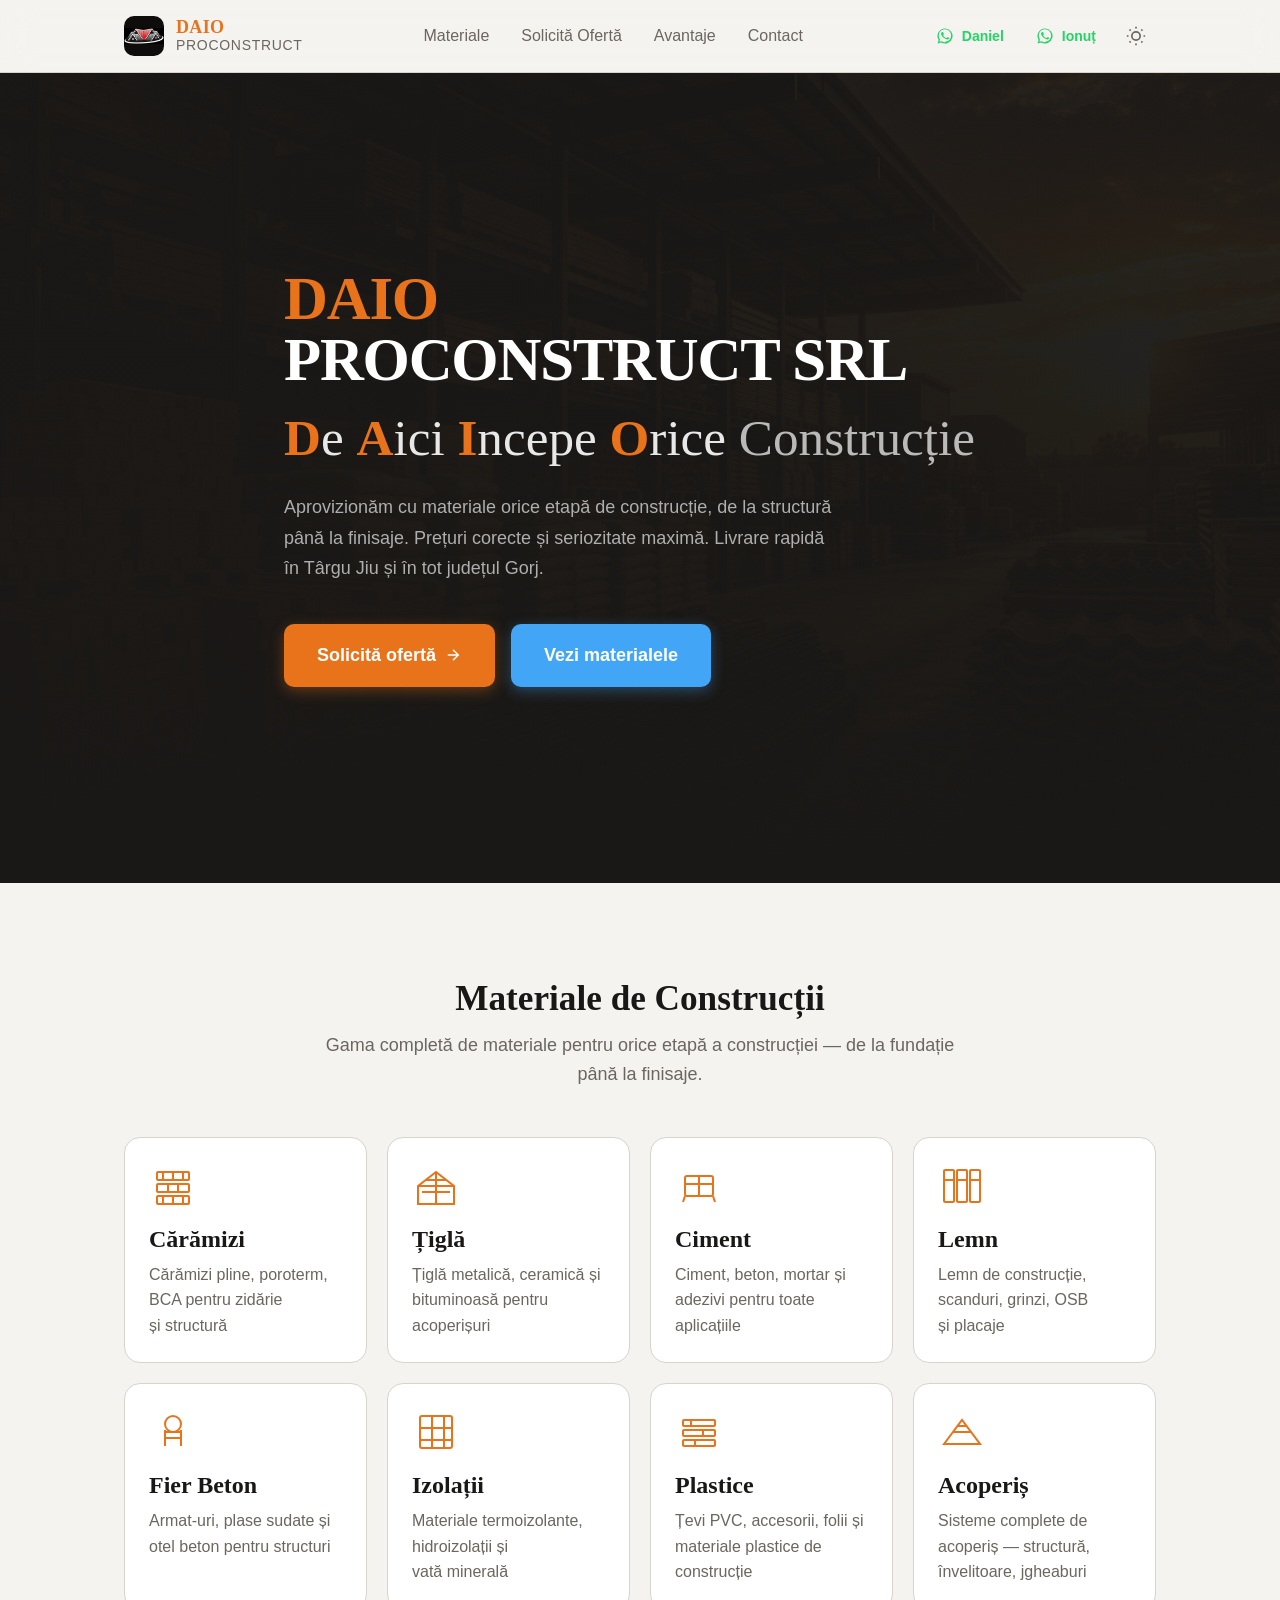
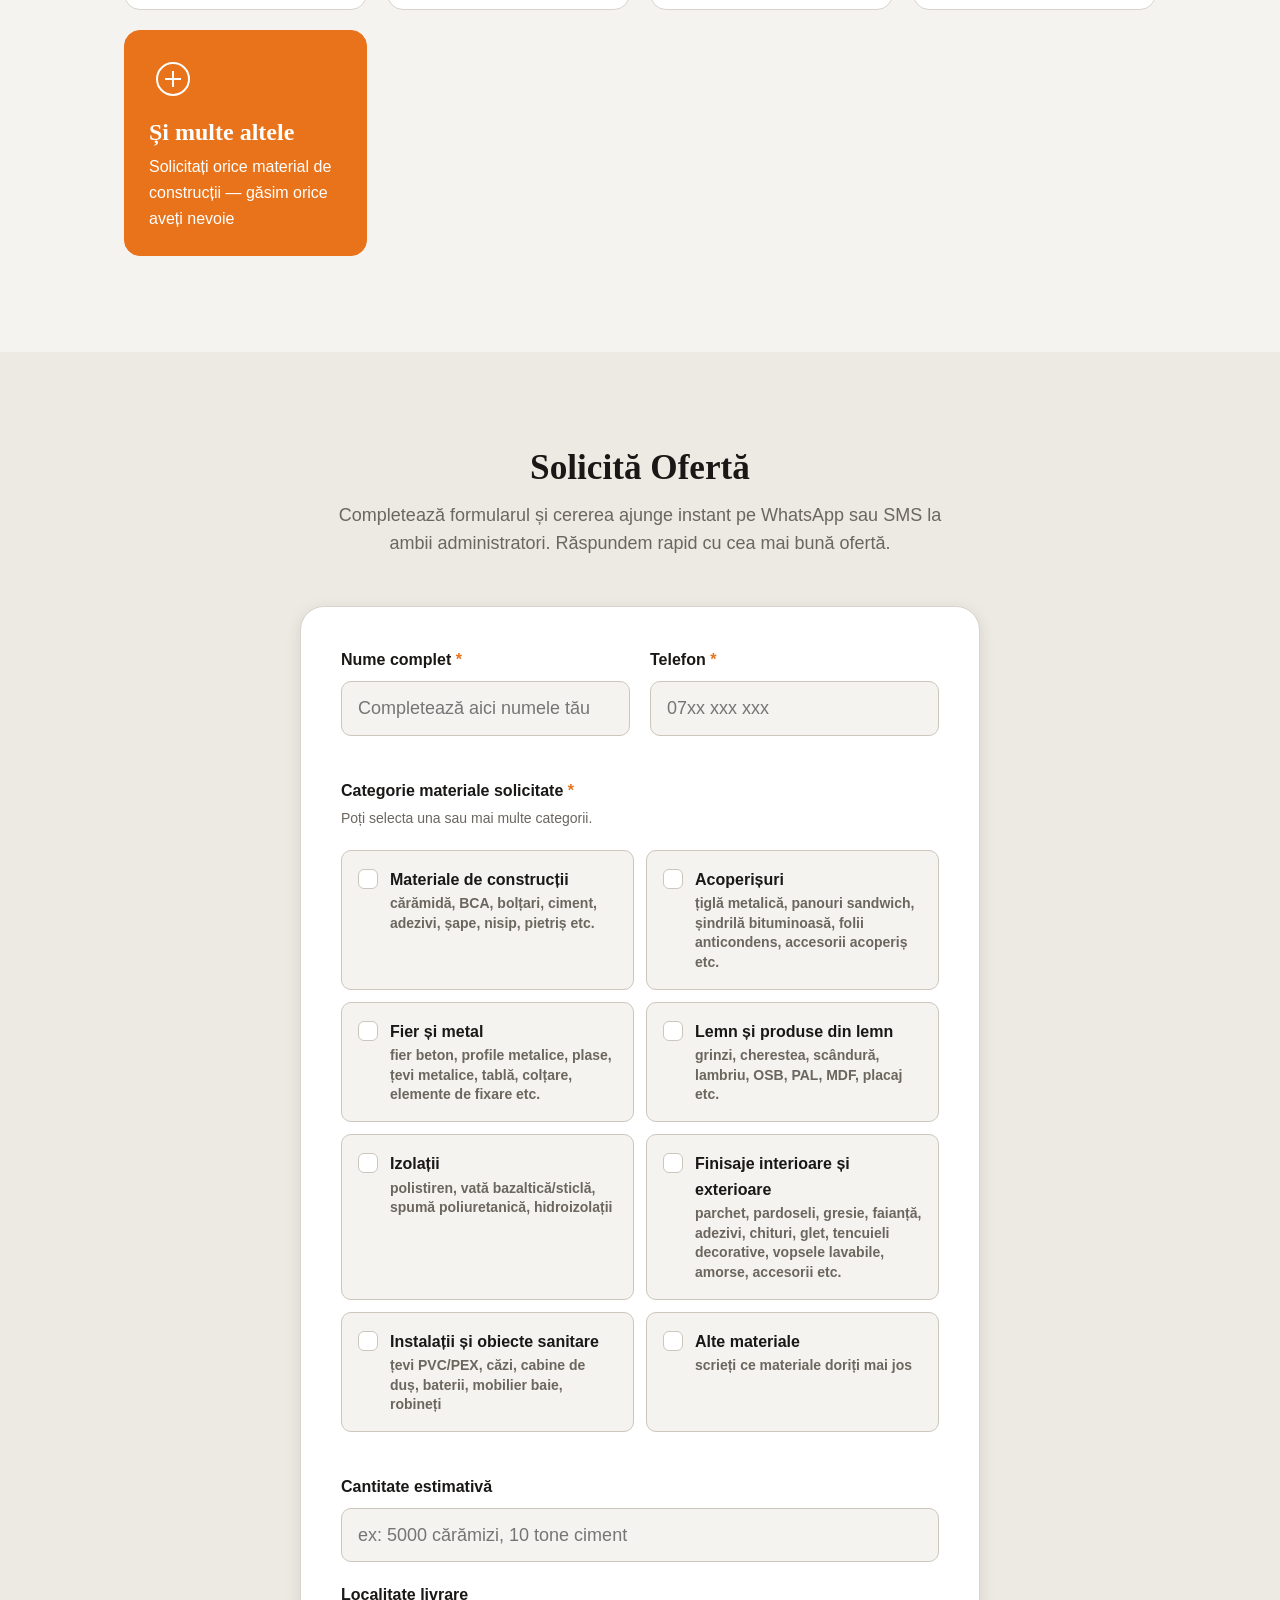
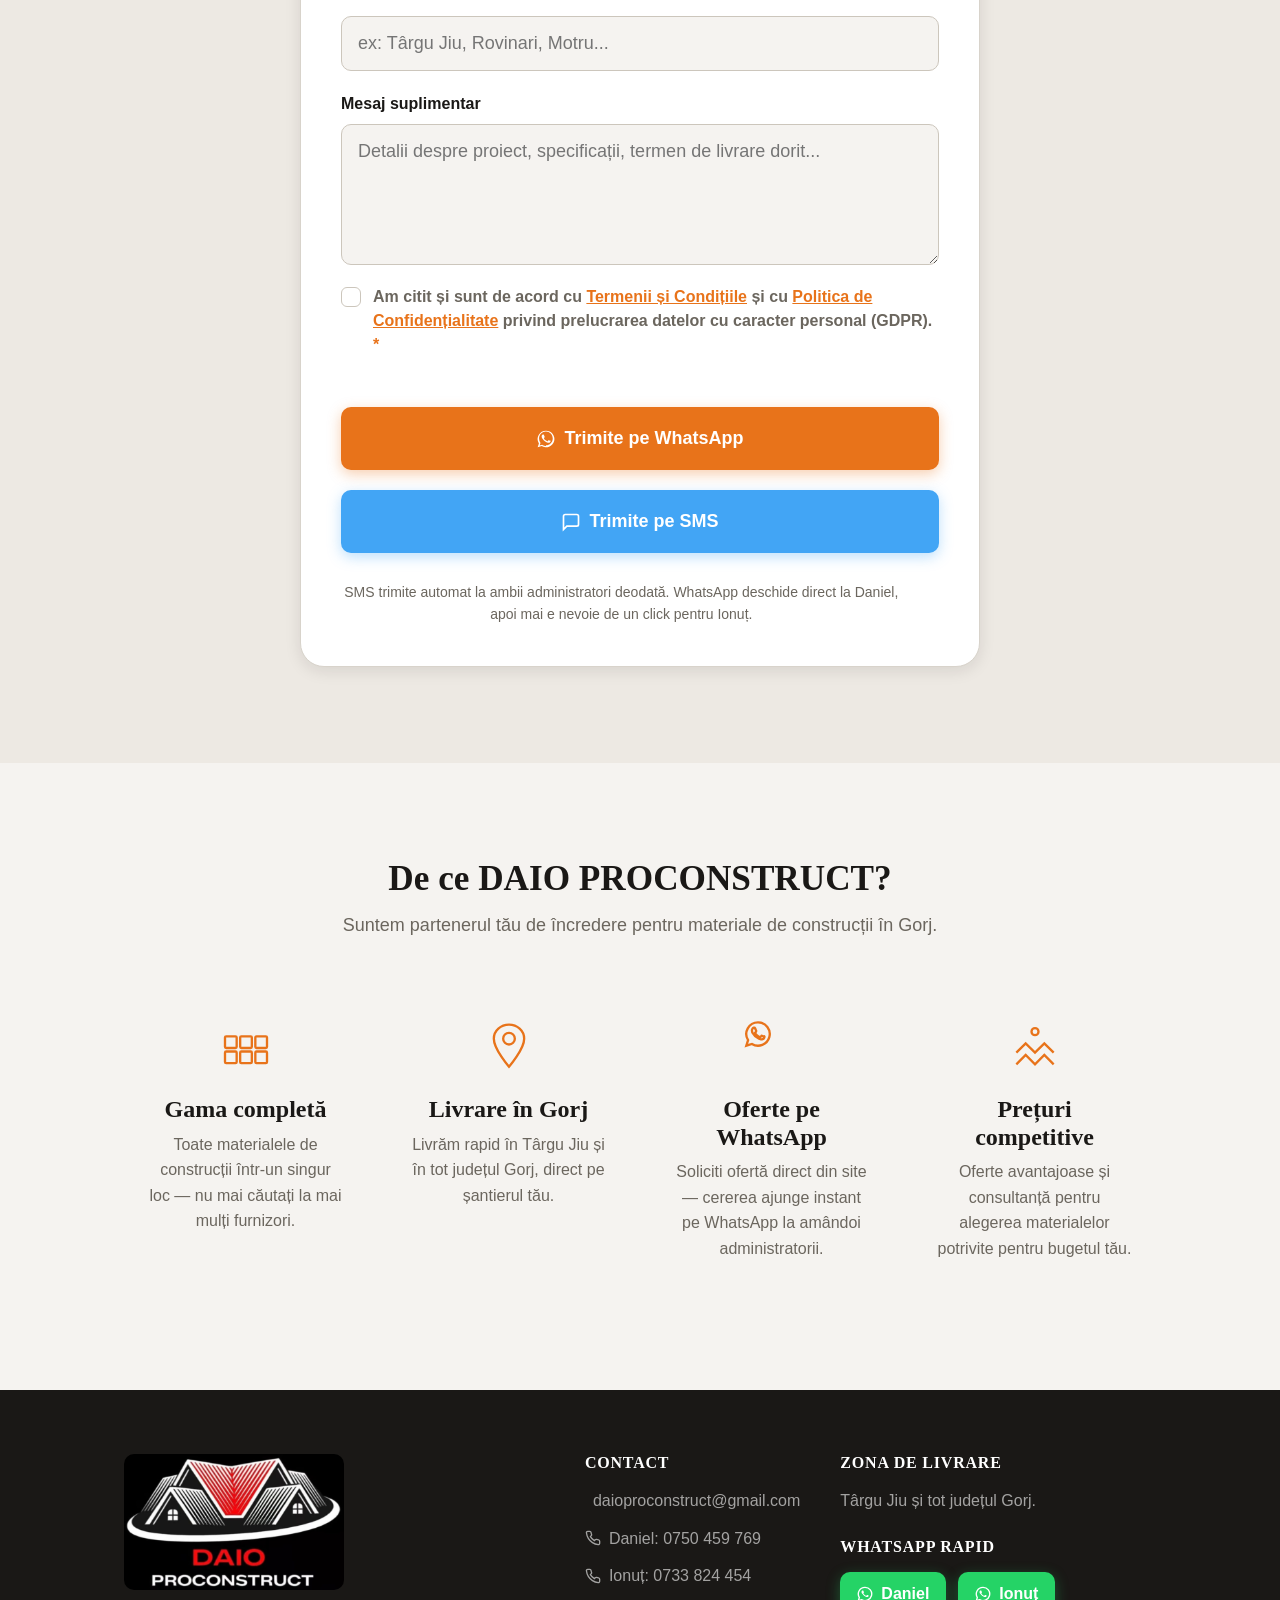
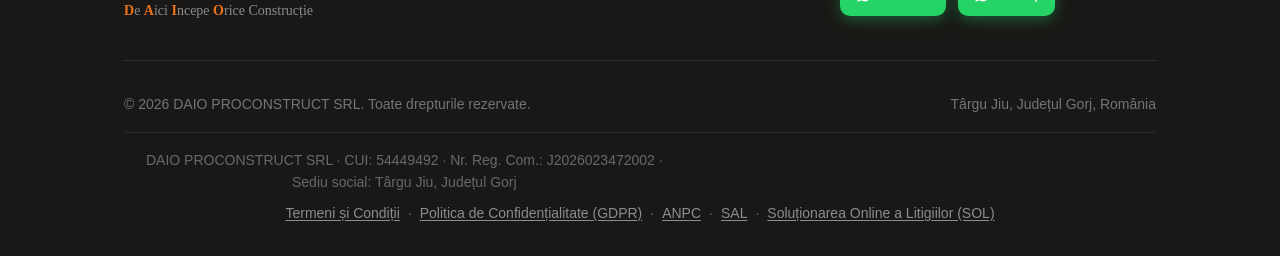
<file: index.html>
<!DOCTYPE html>
<html lang="ro">
<head>
  <meta charset="UTF-8" />
  <meta name="viewport" content="width=device-width, initial-scale=1.0" />
  <meta name="description" content="DAIO PROCONSTRUCT SRL — De Aici Incepe Orice Constructie. Toate materialele de constructii in Targu Jiu si judetul Gorj. Solicita ofertă pe WhatsApp." />
  <meta property="og:title" content="DAIO PROCONSTRUCT SRL — Materiale de Constructii" />
  <meta property="og:description" content="De Aici Incepe Orice Constructie. Toate materialele de constructii in Targu Jiu si judetul Gorj." />
  <meta property="og:type" content="website" />
  <title>DAIO PROCONSTRUCT SRL — Materiale de Constructii Targu Jiu</title>
  <link rel="preconnect" href="https://api.fontshare.com" />
  <link href="https://api.fontshare.com/v2/css?f[]=clash-display@400,500,600,700&f[]=satoshi@300,400,500,700&display=swap" rel="stylesheet" />
  <link rel="stylesheet" href="style.css" />
  <link rel="icon" type="image/png" href="favicon.png" />
</head>
<body>
  <!-- Header -->
  <header class="header" id="header">
    <div class="container header__inner">
      <a href="#hero" class="logo" aria-label="DAIO PROCONSTRUCT — Acasă">
        <span class="logo__mark">
          <img src="logo-icon.png" alt="" width="40" height="40" />
        </span>
        <span class="logo__text">
          <span class="logo__daio">DAIO</span>
          <span class="logo__sub">PROCONSTRUCT</span>
        </span>
      </a>
      <nav class="nav" aria-label="Navigare principală">
        <a href="#materiale">Materiale</a>
        <a href="#oferta">Solicită Ofertă</a>
        <a href="#avantaje">Avantaje</a>
        <a href="#contact">Contact</a>
      </nav>
      <div class="header__actions">
        <a href="https://wa.me/40750459769" class="header__whatsapp" aria-label="WhatsApp Daniel" title="Daniel — 0750 459 769">
          <svg width="18" height="18" viewBox="0 0 24 24" fill="currentColor"><path d="M17.5 14.4c-.3-.1-1.7-.8-2-.9-.3-.1-.5-.1-.6.1-.2.3-.7.9-.8 1-.2.2-.3.2-.6.1-.3-.1-1.2-.5-2.3-1.4-.9-.8-1.4-1.7-1.6-2-.2-.3 0-.5.1-.6.1-.1.3-.3.4-.5.1-.2.2-.3.3-.5.1-.2 0-.4 0-.5-.1-.1-.6-1.5-.9-2-.2-.5-.4-.6-.6-.6h-.5c-.2 0-.5.1-.7.3-.2.3-.9.9-.9 2.2s.9 2.6 1.1 2.7c.1.2 1.9 2.9 4.6 4 .6.3 1.1.5 1.5.6.6.2 1.2.2 1.6.1.5-.1 1.5-.6 1.7-1.2.2-.6.2-1.1.2-1.2-.1-.1-.3-.2-.6-.3z"/><path d="M12 2a10 10 0 0 0-8.5 15.3L2 22l4.8-1.5A10 10 0 1 0 12 2zm0 18.3c-1.5 0-3-.4-4.3-1.2l-.3-.2-3 .9 1-2.9-.2-.3c-1-1.6-1.5-3.4-1.5-5.3 0-4.5 3.7-8.2 8.2-8.2s8.2 3.7 8.2 8.2-3.6 8.3-8.1 8.3z"/></svg>
          <span class="header__wa-label">Daniel</span>
        </a>
        <a href="https://wa.me/40733824454" class="header__whatsapp" aria-label="WhatsApp Ionuț" title="Ionuț — 0733 824 454">
          <svg width="18" height="18" viewBox="0 0 24 24" fill="currentColor"><path d="M17.5 14.4c-.3-.1-1.7-.8-2-.9-.3-.1-.5-.1-.6.1-.2.3-.7.9-.8 1-.2.2-.3.2-.6.1-.3-.1-1.2-.5-2.3-1.4-.9-.8-1.4-1.7-1.6-2-.2-.3 0-.5.1-.6.1-.1.3-.3.4-.5.1-.2.2-.3.3-.5.1-.2 0-.4 0-.5-.1-.1-.6-1.5-.9-2-.2-.5-.4-.6-.6-.6h-.5c-.2 0-.5.1-.7.3-.2.3-.9.9-.9 2.2s.9 2.6 1.1 2.7c.1.2 1.9 2.9 4.6 4 .6.3 1.1.5 1.5.6.6.2 1.2.2 1.6.1.5-.1 1.5-.6 1.7-1.2.2-.6.2-1.1.2-1.2-.1-.1-.3-.2-.6-.3z"/><path d="M12 2a10 10 0 0 0-8.5 15.3L2 22l4.8-1.5A10 10 0 1 0 12 2zm0 18.3c-1.5 0-3-.4-4.3-1.2l-.3-.2-3 .9 1-2.9-.2-.3c-1-1.6-1.5-3.4-1.5-5.3 0-4.5 3.7-8.2 8.2-8.2s8.2 3.7 8.2 8.2-3.6 8.3-8.1 8.3z"/></svg>
          <span class="header__wa-label">Ionuț</span>
        </a>
        <button class="theme-toggle" data-theme-toggle aria-label="Schimbă tema">
          <svg width="20" height="20" viewBox="0 0 24 24" fill="none" stroke="currentColor" stroke-width="2"><circle cx="12" cy="12" r="5"/><path d="M12 1v2M12 21v2M4.22 4.22l1.42 1.42M18.36 18.36l1.42 1.42M1 12h2M21 12h2M4.22 19.78l1.42-1.42M18.36 5.64l1.42-1.42"/></svg>
        </button>
        <button class="nav-toggle" id="navToggle" aria-label="Meniu" aria-expanded="false">
          <span></span><span></span><span></span>
        </button>
      </div>
    </div>
  </header>

  <!-- Hero -->
  <section class="hero" id="hero">
    <div class="hero__bg"></div>
    <div class="hero__overlay"></div>
    <div class="container hero__content">
      <h1 class="hero__title">
        <span class="hero__highlight">DAIO</span> PROCONSTRUCT SRL
      </h1>
      <p class="hero__slogan">
        <span class="acronym"><span class="acronym__letter">D</span>e</span>
        <span class="acronym"><span class="acronym__letter">A</span>ici</span>
        <span class="acronym"><span class="acronym__letter">I</span>ncepe</span>
        <span class="acronym"><span class="acronym__letter">O</span>rice</span>
        <span class="hero__slogan-last">Construcție</span>
      </p>
      <p class="hero__subtitle">
        Aprovizionăm cu materiale orice etapă de construcție, de la structură până la finisaje.
        Prețuri corecte și seriozitate maximă. Livrare rapidă în Târgu Jiu și în tot județul Gorj.
      </p>
      <div class="hero__cta">
        <a href="#oferta" class="btn btn--primary btn--lg">
          Solicită ofertă
          <svg width="18" height="18" viewBox="0 0 24 24" fill="none" stroke="currentColor" stroke-width="2"><path d="M5 12h14M12 5l7 7-7 7"/></svg>
        </a>
        <a href="#materiale" class="btn btn--secondary btn--lg">Vezi materialele</a>
      </div>
    </div>
  </section>

  <!-- Materials -->
  <section class="section" id="materiale">
    <div class="container">
      <div class="section__head">
        <h2 class="section__title">Materiale de Construcții</h2>
        <p class="section__desc">Gama completă de materiale pentru orice etapă a construcției — de la fundație până la finisaje.</p>
      </div>
      <div class="materials-grid">
        <div class="material-card">
          <div class="material-card__icon">
            <svg viewBox="0 0 48 48" fill="none" stroke="currentColor" stroke-width="2"><rect x="8" y="10" width="32" height="8" rx="1"/><rect x="8" y="22" width="32" height="8" rx="1"/><rect x="8" y="34" width="32" height="8" rx="1"/><line x1="14" y1="10" x2="14" y2="18"/><line x1="24" y1="10" x2="24" y2="18"/><line x1="34" y1="10" x2="34" y2="18"/><line x1="19" y1="22" x2="19" y2="30"/><line x1="29" y1="22" x2="29" y2="30"/><line x1="14" y1="34" x2="14" y2="42"/><line x1="24" y1="34" x2="24" y2="42"/><line x1="34" y1="34" x2="34" y2="42"/></svg>
          </div>
          <h3>Cărămizi</h3>
          <p>Cărămizi pline, poroterm, BCA pentru zidărie și structură</p>
        </div>
        <div class="material-card">
          <div class="material-card__icon">
            <svg viewBox="0 0 48 48" fill="none" stroke="currentColor" stroke-width="2"><path d="M6 24l18-14 18 14v18H6z"/><line x1="6" y1="24" x2="42" y2="24"/><line x1="14" y1="18" x2="34" y2="18"/><line x1="10" y1="30" x2="38" y2="30"/><line x1="24" y1="10" x2="24" y2="42"/></svg>
          </div>
          <h3>Țiglă</h3>
          <p>Țiglă metalică, ceramică și bituminoasă pentru acoperișuri</p>
        </div>
        <div class="material-card">
          <div class="material-card__icon">
            <svg viewBox="0 0 48 48" fill="none" stroke="currentColor" stroke-width="2"><rect x="10" y="14" width="28" height="20" rx="2"/><line x1="10" y1="22" x2="38" y2="22"/><line x1="24" y1="14" x2="24" y2="34"/><path d="M10 34l-2 6M38 34l2 6"/></svg>
          </div>
          <h3>Ciment</h3>
          <p>Ciment, beton, mortar și adezivi pentru toate aplicațiile</p>
        </div>
        <div class="material-card">
          <div class="material-card__icon">
            <svg viewBox="0 0 48 48" fill="none" stroke="currentColor" stroke-width="2"><rect x="6" y="8" width="10" height="32" rx="1"/><rect x="19" y="8" width="10" height="32" rx="1"/><rect x="32" y="8" width="10" height="32" rx="1"/><line x1="6" y1="18" x2="16" y2="18"/><line x1="19" y1="18" x2="29" y2="18"/><line x1="32" y1="18" x2="42" y2="18"/></svg>
          </div>
          <h3>Lemn</h3>
          <p>Lemn de construcție, scanduri, grinzi, OSB și placaje</p>
        </div>
        <div class="material-card">
          <div class="material-card__icon">
            <svg viewBox="0 0 48 48" fill="none" stroke="currentColor" stroke-width="2"><circle cx="24" cy="16" r="8"/><path d="M16 22c0 8 0 16 0 16M32 22c0 8 0 16 0 16"/><line x1="16" y1="24" x2="32" y2="24"/><line x1="16" y1="30" x2="32" y2="30"/></svg>
          </div>
          <h3>Fier Beton</h3>
          <p>Armat-uri, plase sudate și otel beton pentru structuri</p>
        </div>
        <div class="material-card">
          <div class="material-card__icon">
            <svg viewBox="0 0 48 48" fill="none" stroke="currentColor" stroke-width="2"><rect x="8" y="8" width="32" height="32" rx="2"/><line x1="8" y1="20" x2="40" y2="20"/><line x1="20" y1="8" x2="20" y2="40"/><line x1="8" y1="32" x2="40" y2="32"/><line x1="32" y1="8" x2="32" y2="40"/></svg>
          </div>
          <h3>Izolații</h3>
          <p>Materiale termoizolante, hidroizolații și vată minerală</p>
        </div>
        <div class="material-card">
          <div class="material-card__icon">
            <svg viewBox="0 0 48 48" fill="none" stroke="currentColor" stroke-width="2"><rect x="8" y="12" width="32" height="6" rx="1"/><rect x="8" y="22" width="32" height="6" rx="1"/><rect x="8" y="32" width="32" height="6" rx="1"/><line x1="16" y1="12" x2="16" y2="18"/><line x1="28" y1="22" x2="28" y2="28"/><line x1="20" y1="32" x2="20" y2="38"/></svg>
          </div>
          <h3>Plastice</h3>
          <p>Țevi PVC, accesorii, folii și materiale plastice de construcție</p>
        </div>
        <div class="material-card">
          <div class="material-card__icon">
            <svg viewBox="0 0 48 48" fill="none" stroke="currentColor" stroke-width="2"><path d="M6 36L24 12L42 36Z"/><line x1="6" y1="36" x2="42" y2="36"/><line x1="15" y1="24" x2="33" y2="24"/><line x1="20" y1="18" x2="28" y2="18"/></svg>
          </div>
          <h3>Acoperiș</h3>
          <p>Sisteme complete de acoperiș — structură, învelitoare, jgheaburi</p>
        </div>
        <div class="material-card material-card--cta">
          <div class="material-card__icon">
            <svg viewBox="0 0 48 48" fill="none" stroke="currentColor" stroke-width="2"><circle cx="24" cy="24" r="16"/><path d="M24 16v16M16 24h16"/></svg>
          </div>
          <h3>Și multe altele</h3>
          <p>Solicitați orice material de construcții — găsim orice aveți nevoie</p>
        </div>
      </div>
    </div>
  </section>

  <!-- Quote Form -->
  <section class="section section--form" id="oferta">
    <div class="container">
      <div class="section__head">
        <h2 class="section__title">Solicită Ofertă</h2>
        <p class="section__desc">Completează formularul și cererea ajunge instant pe WhatsApp sau SMS la ambii administratori. Răspundem rapid cu cea mai bună ofertă.</p>
      </div>
      <div class="form-wrapper">
        <form id="quoteForm" class="quote-form" novalidate>
          <div class="form-row">
            <div class="form-field">
              <label for="name">Nume complet <span class="req">*</span></label>
              <input type="text" id="name" name="name" required placeholder="Completează aici numele tău" />
              <span class="error" data-error="name"></span>
            </div>
            <div class="form-field">
              <label for="phone">Telefon <span class="req">*</span></label>
              <input type="tel" id="phone" name="phone" required placeholder="07xx xxx xxx" />
              <span class="error" data-error="phone"></span>
            </div>
          </div>
          <fieldset class="form-field form-field--categories">
            <legend>Categorie materiale solicitate <span class="req">*</span></legend>
            <p class="category-hint">Poți selecta una sau mai multe categorii.</p>
            <div class="category-grid" id="categoryGrid">
              <label class="category-option">
                <input type="checkbox" name="category" value="Materiale de construcții" />
                <span class="category-option__box" aria-hidden="true"></span>
                <span class="category-option__text">
                  <strong>Materiale de construcții</strong>
                  <small>cărămidă, BCA, bolțari, ciment, adezivi, șape, nisip, pietriș etc.</small>
                </span>
              </label>
              <label class="category-option">
                <input type="checkbox" name="category" value="Acoperișuri" />
                <span class="category-option__box" aria-hidden="true"></span>
                <span class="category-option__text">
                  <strong>Acoperișuri</strong>
                  <small>țiglă metalică, panouri sandwich, șindrilă bituminoasă, folii anticondens, accesorii acoperiș etc.</small>
                </span>
              </label>
              <label class="category-option">
                <input type="checkbox" name="category" value="Fier și metal" />
                <span class="category-option__box" aria-hidden="true"></span>
                <span class="category-option__text">
                  <strong>Fier și metal</strong>
                  <small>fier beton, profile metalice, plase, țevi metalice, tablă, colțare, elemente de fixare etc.</small>
                </span>
              </label>
              <label class="category-option">
                <input type="checkbox" name="category" value="Lemn și produse din lemn" />
                <span class="category-option__box" aria-hidden="true"></span>
                <span class="category-option__text">
                  <strong>Lemn și produse din lemn</strong>
                  <small>grinzi, cherestea, scândură, lambriu, OSB, PAL, MDF, placaj etc.</small>
                </span>
              </label>
              <label class="category-option">
                <input type="checkbox" name="category" value="Izolații" />
                <span class="category-option__box" aria-hidden="true"></span>
                <span class="category-option__text">
                  <strong>Izolații</strong>
                  <small>polistiren, vată bazaltică/sticlă, spumă poliuretanică, hidroizolații</small>
                </span>
              </label>
              <label class="category-option">
                <input type="checkbox" name="category" value="Finisaje interioare și exterioare" />
                <span class="category-option__box" aria-hidden="true"></span>
                <span class="category-option__text">
                  <strong>Finisaje interioare și exterioare</strong>
                  <small>parchet, pardoseli, gresie, faianță, adezivi, chituri, glet, tencuieli decorative, vopsele lavabile, amorse, accesorii etc.</small>
                </span>
              </label>
              <label class="category-option">
                <input type="checkbox" name="category" value="Instalații și obiecte sanitare" />
                <span class="category-option__box" aria-hidden="true"></span>
                <span class="category-option__text">
                  <strong>Instalații și obiecte sanitare</strong>
                  <small>țevi PVC/PEX, căzi, cabine de duș, baterii, mobilier baie, robineți</small>
                </span>
              </label>
              <label class="category-option category-option--other">
                <input type="checkbox" name="category" value="Alte materiale" id="categoryOther" />
                <span class="category-option__box" aria-hidden="true"></span>
                <span class="category-option__text">
                  <strong>Alte materiale</strong>
                  <small>scrieți ce materiale doriți mai jos</small>
                </span>
              </label>
            </div>
            <textarea id="otherMaterialText" class="category-other-input" rows="2" placeholder="Ex: silicon, spumă de etanșare, burghie..." hidden></textarea>
            <span class="error" data-error="category"></span>
          </fieldset>
          <div class="form-field">
            <label for="quantity">Cantitate estimativă</label>
            <input type="text" id="quantity" name="quantity" placeholder="ex: 5000 cărămizi, 10 tone ciment" />
          </div>
          <div class="form-field">
            <label for="location">Localitate livrare</label>
            <input type="text" id="location" name="location" placeholder="ex: Târgu Jiu, Rovinari, Motru..." />
          </div>
          <div class="form-field">
            <label for="message">Mesaj suplimentar</label>
            <textarea id="message" name="message" rows="4" placeholder="Detalii despre proiect, specificații, termen de livrare dorit..."></textarea>
          </div>
          <div class="form-field form-field--consent">
            <label class="consent-check">
              <input type="checkbox" id="consent" name="consent" required />
              <span class="consent-check__box" aria-hidden="true"></span>
              <span class="consent-check__text">
                Am citit și sunt de acord cu <a href="termeni-si-conditii.html" target="_blank" rel="noopener">Termenii și Condițiile</a> și cu <a href="politica-de-confidentialitate.html" target="_blank" rel="noopener">Politica de Confidențialitate</a> privind prelucrarea datelor cu caracter personal (GDPR). <span class="req">*</span>
              </span>
            </label>
            <span class="error" data-error="consent"></span>
          </div>
          <button type="submit" class="btn btn--primary btn--lg btn--full">
            <svg width="20" height="20" viewBox="0 0 24 24" fill="currentColor"><path d="M17.5 14.4c-.3-.1-1.7-.8-2-.9-.3-.1-.5-.1-.6.1-.2.3-.7.9-.8 1-.2.2-.3.2-.6.1-.3-.1-1.2-.5-2.3-1.4-.9-.8-1.4-1.7-1.6-2-.2-.3 0-.5.1-.6.1-.1.3-.3.4-.5.1-.2.2-.3.3-.5.1-.2 0-.4 0-.5-.1-.1-.6-1.5-.9-2-.2-.5-.4-.6-.6-.6h-.5c-.2 0-.5.1-.7.3-.2.3-.9.9-.9 2.2s.9 2.6 1.1 2.7c.1.2 1.9 2.9 4.6 4 .6.3 1.1.5 1.5.6.6.2 1.2.2 1.6.1.5-.1 1.5-.6 1.7-1.2.2-.6.2-1.1.2-1.2-.1-.1-.3-.2-.6-.3z"/><path d="M12 2a10 10 0 0 0-8.5 15.3L2 22l4.8-1.5A10 10 0 1 0 12 2zm0 18.3c-1.5 0-3-.4-4.3-1.2l-.3-.2-3 .9 1-2.9-.2-.3c-1-1.6-1.5-3.4-1.5-5.3 0-4.5 3.7-8.2 8.2-8.2s8.2 3.7 8.2 8.2-3.6 8.3-8.1 8.3z"/></svg>
            Trimite pe WhatsApp
          </button>
          <button type="button" id="submitSms" class="btn btn--secondary btn--lg btn--full">
            <svg width="20" height="20" viewBox="0 0 24 24" fill="none" stroke="currentColor" stroke-width="2"><path d="M21 15a2 2 0 0 1-2 2H7l-4 4V5a2 2 0 0 1 2-2h14a2 2 0 0 1 2 2z"/></svg>
            Trimite pe SMS
          </button>
          <p class="form-note">SMS trimite automat la ambii administratori deodată. WhatsApp deschide direct la Daniel, apoi mai e nevoie de un click pentru Ionuț.</p>
        </form>
      </div>
    </div>
  </section>

  <!-- Why Choose Us -->
  <section class="section" id="avantaje">
    <div class="container">
      <div class="section__head">
        <h2 class="section__title">De ce DAIO PROCONSTRUCT?</h2>
        <p class="section__desc">Suntem partenerul tău de încredere pentru materiale de construcții în Gorj.</p>
      </div>
      <div class="features-grid">
        <div class="feature-card">
          <div class="feature-card__icon">
            <svg viewBox="0 0 48 48" fill="none" stroke="currentColor" stroke-width="2"><rect x="6" y="14" width="10" height="10" rx="1"/><rect x="19" y="14" width="10" height="10" rx="1"/><rect x="32" y="14" width="10" height="10" rx="1"/><rect x="6" y="27" width="10" height="10" rx="1"/><rect x="19" y="27" width="10" height="10" rx="1"/><rect x="32" y="27" width="10" height="10" rx="1"/></svg>
          </div>
          <h3>Gama completă</h3>
          <p>Toate materialele de construcții într-un singur loc — nu mai căutați la mai mulți furnizori.</p>
        </div>
        <div class="feature-card">
          <div class="feature-card__icon">
            <svg viewBox="0 0 48 48" fill="none" stroke="currentColor" stroke-width="2"><path d="M24 4c-7 0-13 5-13 12 0 9 13 24 13 24s13-15 13-24c0-7-6-12-13-12z"/><circle cx="24" cy="16" r="5"/></svg>
          </div>
          <h3>Livrare în Gorj</h3>
          <p>Livrăm rapid în Târgu Jiu și în tot județul Gorj, direct pe șantierul tău.</p>
        </div>
        <div class="feature-card">
          <div class="feature-card__icon">
            <svg viewBox="0 0 48 48" fill="none" stroke="currentColor" stroke-width="2"><path d="M17.5 14.4c-.3-.1-1.7-.8-2-.9-.3-.1-.5-.1-.6.1-.2.3-.7.9-.8 1-.2.2-.3.2-.6.1-.3-.1-1.2-.5-2.3-1.4-.9-.8-1.4-1.7-1.6-2-.2-.3 0-.5.1-.6.1-.1.3-.3.4-.5.1-.2.2-.3.3-.5.1-.2 0-.4 0-.5-.1-.1-.6-1.5-.9-2-.2-.5-.4-.6-.6-.6h-.5c-.2 0-.5.1-.7.3-.2.3-.9.9-.9 2.2s.9 2.6 1.1 2.7c.1.2 1.9 2.9 4.6 4 .6.3 1.1.5 1.5.6.6.2 1.2.2 1.6.1.5-.1 1.5-.6 1.7-1.2.2-.6.2-1.1.2-1.2-.1-.1-.3-.2-.6-.3z"/><path d="M12 2a10 10 0 0 0-8.5 15.3L2 22l4.8-1.5A10 10 0 1 0 12 2z"/></svg>
          </div>
          <h3>Oferte pe WhatsApp</h3>
          <p>Soliciti ofertă direct din site — cererea ajunge instant pe WhatsApp la amândoi administratorii.</p>
        </div>
        <div class="feature-card">
          <div class="feature-card__icon">
            <svg viewBox="0 0 48 48" fill="none" stroke="currentColor" stroke-width="2"><path d="M8 28l8-8 8 8 8-8 8 8"/><path d="M8 38l8-8 8 8 8-8 8 8"/><circle cx="24" cy="10" r="3"/></svg>
          </div>
          <h3>Prețuri competitive</h3>
          <p>Oferte avantajoase și consultanță pentru alegerea materialelor potrivite pentru bugetul tău.</p>
        </div>
      </div>
    </div>
  </section>

  <!-- Contact / Footer -->
  <footer class="footer" id="contact">
    <div class="container">
      <div class="footer__grid">
        <div class="footer__col footer__col--brand">
          <img src="logo-full.png" alt="DAIO PROCONSTRUCT SRL" class="footer__logo-img" />
          <p class="footer__slogan"><span class="acronym"><span class="acronym__letter">D</span>e</span> <span class="acronym"><span class="acronym__letter">A</span>ici</span> <span class="acronym"><span class="acronym__letter">I</span>ncepe</span> <span class="acronym"><span class="acronym__letter">O</span>rice</span> Construcție</p>
        </div>
        <div class="footer__col">
          <h4>Contact</h4>
          <a href="mailto:daioproconstruct@gmail.com" class="footer__link">
            <svg width="16" height="16" viewBox="0 0 24 24" fill="none" stroke="currentColor" stroke-width="2"><rect x="2" y="4" width="20" height="16" rx="2"/><path d="M2 7l10 7 10-7"/></svg>
            daioproconstruct@gmail.com
          </a>
          <a href="tel:+40750459769" class="footer__link">
            <svg width="16" height="16" viewBox="0 0 24 24" fill="none" stroke="currentColor" stroke-width="2"><path d="M22 16.92v3a2 2 0 0 1-2.18 2 19.79 19.79 0 0 1-8.63-3.07 19.5 19.5 0 0 1-6-6 19.79 19.79 0 0 1-3.07-8.67A2 2 0 0 1 4.11 2h3a2 2 0 0 1 2 1.72c.13.96.36 1.9.7 2.81a2 2 0 0 1-.45 2.11L8.09 9.91a16 16 0 0 0 6 6l1.27-1.27a2 2 0 0 1 2.11-.45c.91.34 1.85.57 2.81.7A2 2 0 0 1 22 16.92z"/></svg>
            Daniel: 0750 459 769
          </a>
          <a href="tel:+40733824454" class="footer__link">
            <svg width="16" height="16" viewBox="0 0 24 24" fill="none" stroke="currentColor" stroke-width="2"><path d="M22 16.92v3a2 2 0 0 1-2.18 2 19.79 19.79 0 0 1-8.63-3.07 19.5 19.5 0 0 1-6-6 19.79 19.79 0 0 1-3.07-8.67A2 2 0 0 1 4.11 2h3a2 2 0 0 1 2 1.72c.13.96.36 1.9.7 2.81a2 2 0 0 1-.45 2.11L8.09 9.91a16 16 0 0 0 6 6l1.27-1.27a2 2 0 0 1 2.11-.45c.91.34 1.85.57 2.81.7A2 2 0 0 1 22 16.92z"/></svg>
            Ionuț: 0733 824 454
          </a>
        </div>
        <div class="footer__col">
          <h4>Zona de livrare</h4>
          <p class="footer__text">Târgu Jiu și tot județul Gorj.</p>
          <h4 class="footer__sub">WhatsApp rapid</h4>
          <div class="footer__whatsapp">
            <a href="https://wa.me/40750459769" class="btn btn--whatsapp btn--sm">
              <svg width="16" height="16" viewBox="0 0 24 24" fill="currentColor"><path d="M12 2a10 10 0 0 0-8.5 15.3L2 22l4.8-1.5A10 10 0 1 0 12 2z" fill="none" stroke="currentColor" stroke-width="2"/><path d="M17.5 14.4c-.3-.1-1.7-.8-2-.9-.3-.1-.5-.1-.6.1-.2.3-.7.9-.8 1-.2.2-.3.2-.6.1-.3-.1-1.2-.5-2.3-1.4-.9-.8-1.4-1.7-1.6-2-.2-.3 0-.5.1-.6.1-.1.3-.3.4-.5.1-.2.2-.3.3-.5.1-.2 0-.4 0-.5-.1-.1-.6-1.5-.9-2-.2-.5-.4-.6-.6-.6h-.5c-.2 0-.5.1-.7.3-.2.3-.9.9-.9 2.2s.9 2.6 1.1 2.7c.1.2 1.9 2.9 4.6 4 .6.3 1.1.5 1.5.6.6.2 1.2.2 1.6.1.5-.1 1.5-.6 1.7-1.2.2-.6.2-1.1.2-1.2-.1-.1-.3-.2-.6-.3z"/></svg>
              Daniel
            </a>
            <a href="https://wa.me/40733824454" class="btn btn--whatsapp btn--sm">
              <svg width="16" height="16" viewBox="0 0 24 24" fill="currentColor"><path d="M12 2a10 10 0 0 0-8.5 15.3L2 22l4.8-1.5A10 10 0 1 0 12 2z" fill="none" stroke="currentColor" stroke-width="2"/><path d="M17.5 14.4c-.3-.1-1.7-.8-2-.9-.3-.1-.5-.1-.6.1-.2.3-.7.9-.8 1-.2.2-.3.2-.6.1-.3-.1-1.2-.5-2.3-1.4-.9-.8-1.4-1.7-1.6-2-.2-.3 0-.5.1-.6.1-.1.3-.3.4-.5.1-.2.2-.3.3-.5.1-.2 0-.4 0-.5-.1-.1-.6-1.5-.9-2-.2-.5-.4-.6-.6-.6h-.5c-.2 0-.5.1-.7.3-.2.3-.9.9-.9 2.2s.9 2.6 1.1 2.7c.1.2 1.9 2.9 4.6 4 .6.3 1.1.5 1.5.6.6.2 1.2.2 1.6.1.5-.1 1.5-.6 1.7-1.2.2-.6.2-1.1.2-1.2-.1-.1-.3-.2-.6-.3z"/></svg>
              Ionuț
            </a>
          </div>
        </div>
      </div>
      <div class="footer__bottom">
        <p>&copy; 2026 DAIO PROCONSTRUCT SRL. Toate drepturile rezervate.</p>
        <p>Târgu Jiu, Județul Gorj, România</p>
      </div>
      <div class="footer__legal">
        <p class="footer__legal-id">
          DAIO PROCONSTRUCT SRL &middot; CUI: 54449492 &middot; Nr. Reg. Com.: J2026023472002 &middot; Sediu&nbsp;social:&nbsp;Târgu Jiu, Județul Gorj
        </p>
        <nav class="footer__legal-links" aria-label="Informații legale">
          <a href="termeni-si-conditii.html">Termeni și Condiții</a>
          <span aria-hidden="true">·</span>
          <a href="politica-de-confidentialitate.html">Politica de Confidențialitate (GDPR)</a>
          <span aria-hidden="true">·</span>
          <a href="https://anpc.ro" target="_blank" rel="noopener">ANPC</a>
          <span aria-hidden="true">·</span>
          <a href="https://anpc.ro/ce-este-sal/" target="_blank" rel="noopener">SAL</a>
          <span aria-hidden="true">·</span>
          <a href="https://ec.europa.eu/consumers/odr" target="_blank" rel="noopener">Soluționarea Online a Litigiilor (SOL)</a>
        </nav>
      </div>
    </div>
  </footer>

  <!-- WhatsApp Success Modal -->
  <div class="modal" id="whatsappModal" role="dialog" aria-modal="true" aria-labelledby="modalTitle" hidden>
    <div class="modal__backdrop" data-close-modal></div>
    <div class="modal__content">
      <button class="modal__close" data-close-modal aria-label="Închide">
        <svg width="24" height="24" viewBox="0 0 24 24" fill="none" stroke="currentColor" stroke-width="2"><line x1="18" y1="6" x2="6" y2="18"/><line x1="6" y1="6" x2="18" y2="18"/></svg>
      </button>
      <div class="modal__icon">
        <svg width="56" height="56" viewBox="0 0 24 24" fill="currentColor"><path d="M12 2a10 10 0 0 0-8.5 15.3L2 22l4.8-1.5A10 10 0 1 0 12 2zm5.5 12.4c-.3-.1-1.7-.8-2-.9-.3-.1-.5-.1-.6.1-.2.3-.7.9-.8 1-.2.2-.3.2-.6.1-.3-.1-1.2-.5-2.3-1.4-.9-.8-1.4-1.7-1.6-2-.2-.3 0-.5.1-.6.1-.1.3-.3.4-.5.1-.2.2-.3.3-.5.1-.2 0-.4 0-.5-.1-.1-.6-1.5-.9-2-.2-.5-.4-.6-.6-.6h-.5c-.2 0-.5.1-.7.3-.2.3-.9.9-.9 2.2s.9 2.6 1.1 2.7c.1.2 1.9 2.9 4.6 4 .6.3 1.1.5 1.5.6.6.2 1.2.2 1.6.1.5-.1 1.5-.6 1.7-1.2.2-.6.2-1.1.2-1.2-.1-.1-.3-.2-.6-.3z"/></svg>
      </div>
      <h3 id="modalTitle" class="modal__title">Cererea a fost pregătită!</h3>
      <p class="modal__text">Apasă pe butoanele de mai jos pentru a trimite cererea pe WhatsApp către ambii administratori. Fiecare poate răspunde direct pe WhatsApp.</p>
      <div class="modal__buttons">
        <a href="#" id="waDaniel" class="btn btn--whatsapp btn--lg" target="_blank" rel="noopener">
          <svg width="20" height="20" viewBox="0 0 24 24" fill="currentColor"><path d="M17.5 14.4c-.3-.1-1.7-.8-2-.9-.3-.1-.5-.1-.6.1-.2.3-.7.9-.8 1-.2.2-.3.2-.6.1-.3-.1-1.2-.5-2.3-1.4-.9-.8-1.4-1.7-1.6-2-.2-.3 0-.5.1-.6.1-.1.3-.3.4-.5.1-.2.2-.3.3-.5.1-.2 0-.4 0-.5-.1-.1-.6-1.5-.9-2-.2-.5-.4-.6-.6-.6h-.5c-.2 0-.5.1-.7.3-.2.3-.9.9-.9 2.2s.9 2.6 1.1 2.7c.1.2 1.9 2.9 4.6 4 .6.3 1.1.5 1.5.6.6.2 1.2.2 1.6.1.5-.1 1.5-.6 1.7-1.2.2-.6.2-1.1.2-1.2-.1-.1-.3-.2-.6-.3z"/><path d="M12 2a10 10 0 0 0-8.5 15.3L2 22l4.8-1.5A10 10 0 1 0 12 2z"/></svg>
          Trimite către Daniel
        </a>
        <a href="#" id="waIonut" class="btn btn--whatsapp btn--lg" target="_blank" rel="noopener">
          <svg width="20" height="20" viewBox="0 0 24 24" fill="currentColor"><path d="M17.5 14.4c-.3-.1-1.7-.8-2-.9-.3-.1-.5-.1-.6.1-.2.3-.7.9-.8 1-.2.2-.3.2-.6.1-.3-.1-1.2-.5-2.3-1.4-.9-.8-1.4-1.7-1.6-2-.2-.3 0-.5.1-.6.1-.1.3-.3.4-.5.1-.2.2-.3.3-.5.1-.2 0-.4 0-.5-.1-.1-.6-1.5-.9-2-.2-.5-.4-.6-.6-.6h-.5c-.2 0-.5.1-.7.3-.2.3-.9.9-.9 2.2s.9 2.6 1.1 2.7c.1.2 1.9 2.9 4.6 4 .6.3 1.1.5 1.5.6.6.2 1.2.2 1.6.1.5-.1 1.5-.6 1.7-1.2.2-.6.2-1.1.2-1.2-.1-.1-.3-.2-.6-.3z"/><path d="M12 2a10 10 0 0 0-8.5 15.3L2 22l4.8-1.5A10 10 0 1 0 12 2z"/></svg>
          Trimite către Ionuț
        </a>
      </div>
      <p class="modal__note">Apasă pe ambele butoane pentru a trimite cererea la ambii administratori simultan.</p>
      <div class="modal__divider"><span>sau, dacă nu ai WhatsApp</span></div>
      <div class="modal__buttons modal__buttons--sms">
        <a href="#" id="smsDaniel" class="btn btn--ghost btn--sm">
          <svg width="16" height="16" viewBox="0 0 24 24" fill="none" stroke="currentColor" stroke-width="2"><path d="M21 15a2 2 0 0 1-2 2H7l-4 4V5a2 2 0 0 1 2-2h14a2 2 0 0 1 2 2z"/></svg>
          SMS către ambii
        </a>
        <a href="#" id="smsIonut" class="btn btn--ghost btn--sm">
          <svg width="16" height="16" viewBox="0 0 24 24" fill="none" stroke="currentColor" stroke-width="2"><path d="M21 15a2 2 0 0 1-2 2H7l-4 4V5a2 2 0 0 1 2-2h14a2 2 0 0 1 2 2z"/></svg>
          SMS doar către Ionuț
        </a>
      </div>
      <p class="modal__note">Pe telefoane Android, "SMS către ambii" trimite un singur mesaj către amândoi deodată. Pe iPhone s-ar putea să ajungă doar la Daniel — atunci folosește butonul separat pentru Ionuț.</p>
    </div>
  </div>

  <script src="script.js"></script>
</body>
</html>
</file>
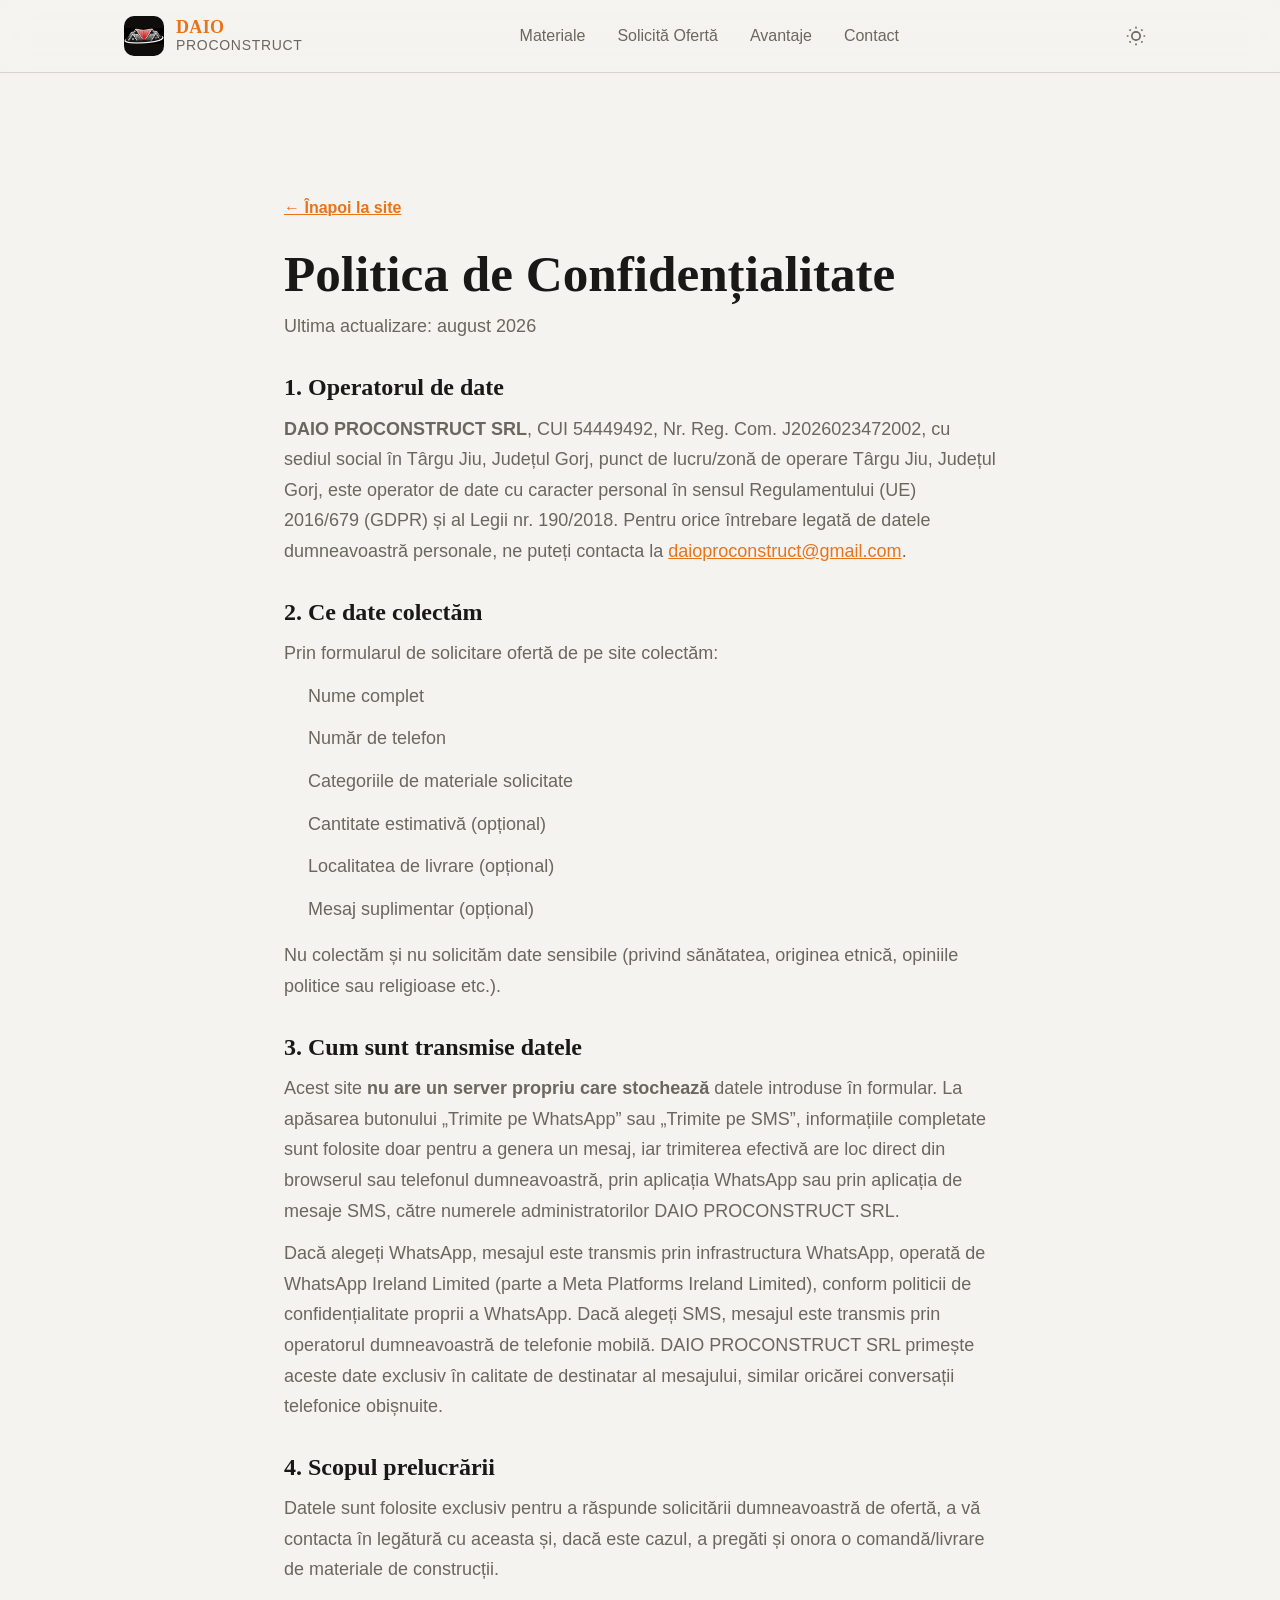
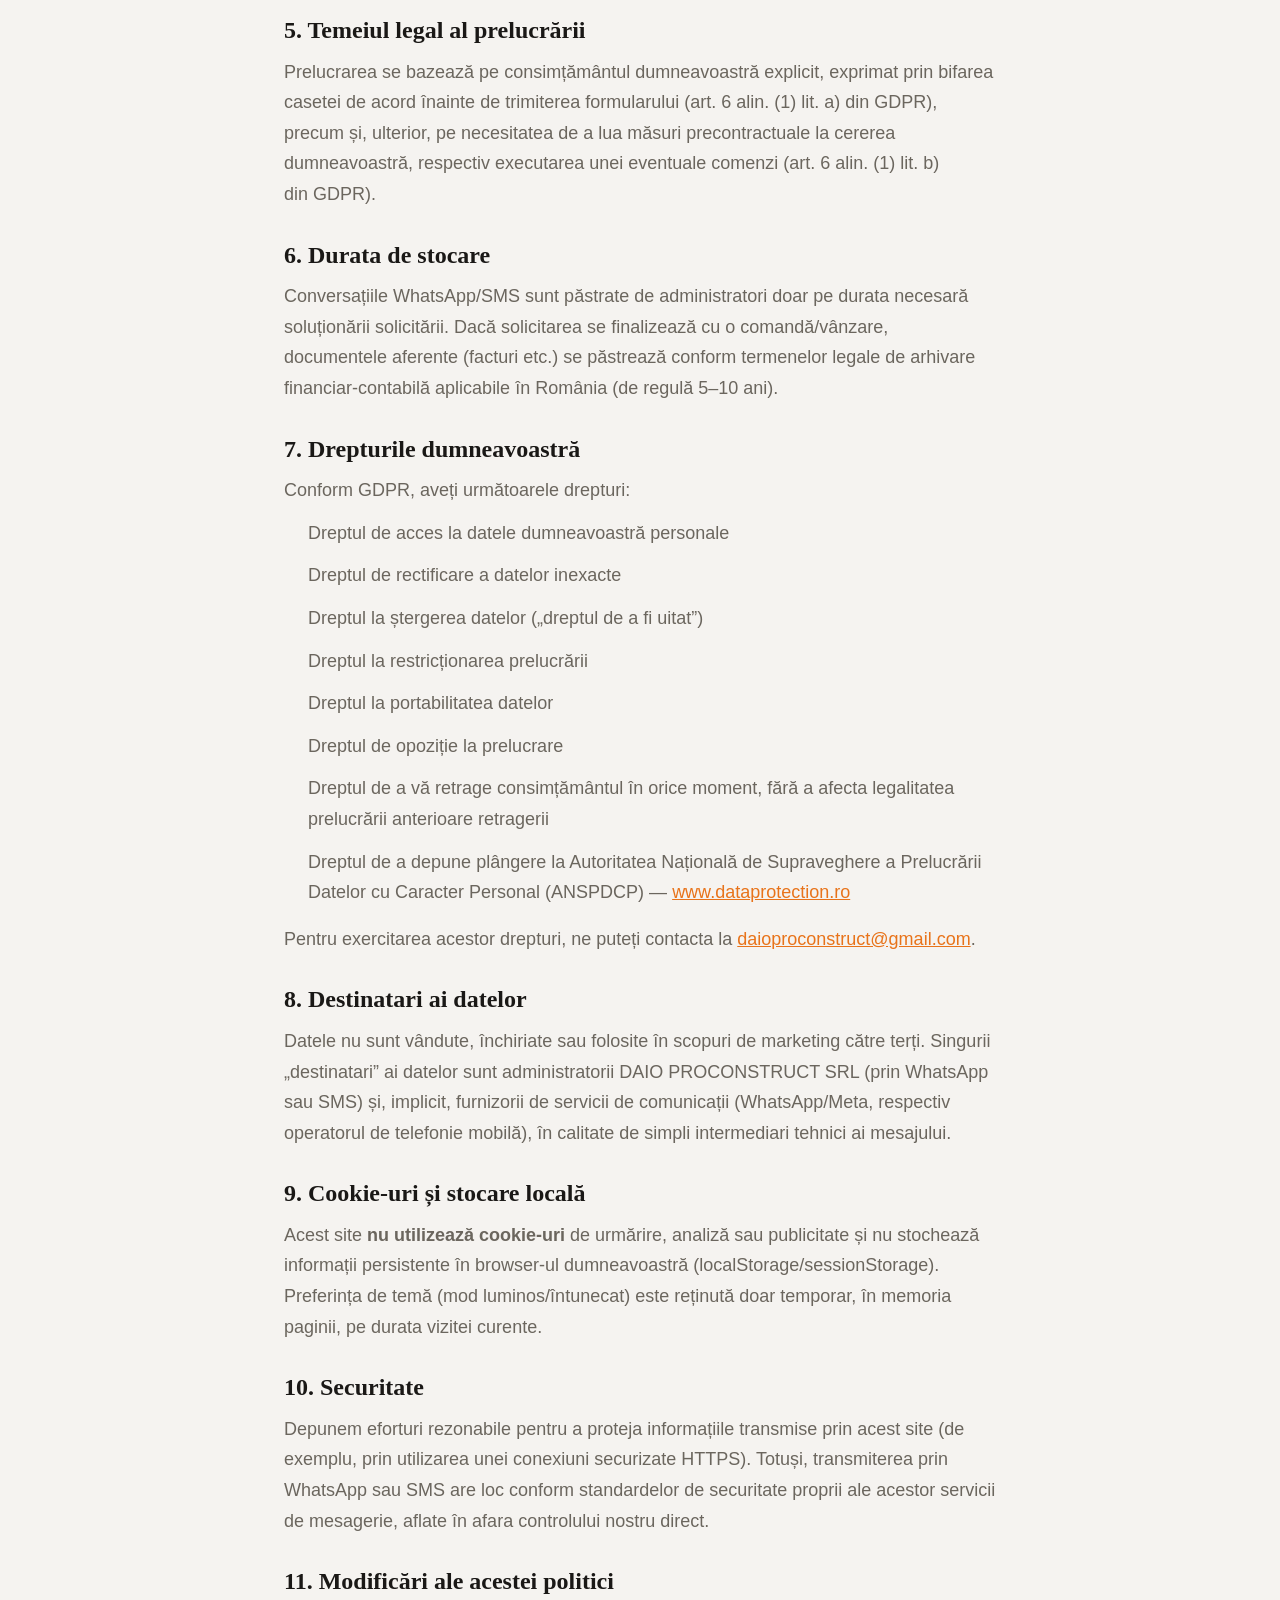
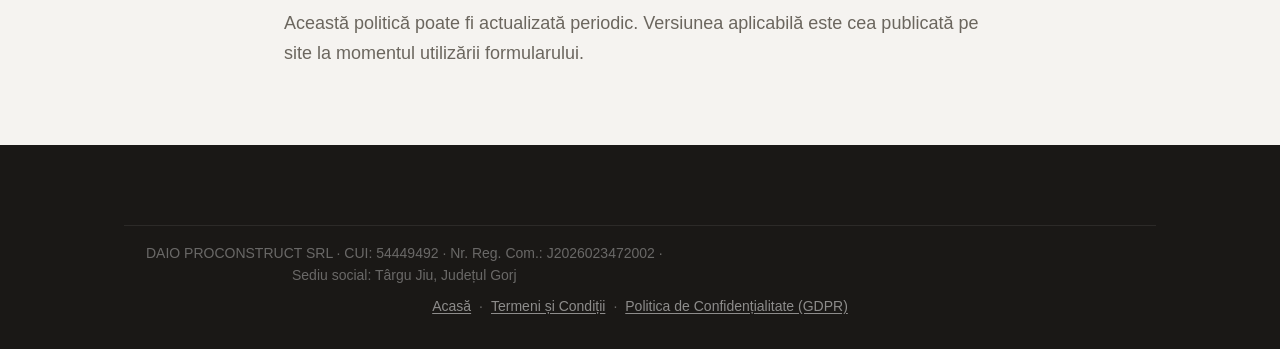
<file: politica-de-confidentialitate.html>
<!DOCTYPE html>
<html lang="ro">
<head>
  <meta charset="UTF-8" />
  <meta name="viewport" content="width=device-width, initial-scale=1.0" />
  <meta name="description" content="Politica de Confidențialitate (GDPR) — DAIO PROCONSTRUCT SRL" />
  <title>Politica de Confidențialitate — DAIO PROCONSTRUCT SRL</title>
  <link rel="preconnect" href="https://api.fontshare.com" />
  <link href="https://api.fontshare.com/v2/css?f[]=clash-display@400,500,600,700&f[]=satoshi@300,400,500,700&display=swap" rel="stylesheet" />
  <link rel="stylesheet" href="style.css" />
  <link rel="icon" type="image/png" href="favicon.png" />
</head>
<body>
  <!-- Header -->
  <header class="header" id="header">
    <div class="container header__inner">
      <a href="index.html#hero" class="logo" aria-label="DAIO PROCONSTRUCT — Acasă">
        <span class="logo__mark">
          <img src="logo-icon.png" alt="" width="40" height="40" />
        </span>
        <span class="logo__text">
          <span class="logo__daio">DAIO</span>
          <span class="logo__sub">PROCONSTRUCT</span>
        </span>
      </a>
      <nav class="nav" aria-label="Navigare principală">
        <a href="index.html#materiale">Materiale</a>
        <a href="index.html#oferta">Solicită Ofertă</a>
        <a href="index.html#avantaje">Avantaje</a>
        <a href="index.html#contact">Contact</a>
      </nav>
      <div class="header__actions">
        <button class="theme-toggle" data-theme-toggle aria-label="Schimbă tema">
          <svg width="20" height="20" viewBox="0 0 24 24" fill="none" stroke="currentColor" stroke-width="2"><circle cx="12" cy="12" r="5"/><path d="M12 1v2M12 21v2M4.22 4.22l1.42 1.42M18.36 18.36l1.42 1.42M1 12h2M21 12h2M4.22 19.78l1.42-1.42M18.36 5.64l1.42-1.42"/></svg>
        </button>
        <button class="nav-toggle" id="navToggle" aria-label="Meniu" aria-expanded="false">
          <span></span><span></span><span></span>
        </button>
      </div>
    </div>
  </header>

  <!-- Legal content -->
  <section class="section legal-page">
    <div class="container legal-page__container">
      <a href="index.html" class="legal-page__back">&larr; Înapoi la site</a>
      <h1>Politica de Confidențialitate</h1>
      <p class="legal-page__updated">Ultima actualizare: august 2026</p>

      <h2>1. Operatorul de date</h2>
      <p>
        <strong>DAIO PROCONSTRUCT SRL</strong>, CUI 54449492, Nr. Reg. Com. J2026023472002, cu sediul social în Târgu Jiu, Județul Gorj, punct de lucru/zonă de operare Târgu Jiu, Județul Gorj, este operator de date cu caracter personal în sensul Regulamentului (UE) 2016/679 (GDPR) și al Legii nr. 190/2018. Pentru orice întrebare legată de datele dumneavoastră personale, ne puteți contacta la <a href="mailto:daioproconstruct@gmail.com">daioproconstruct@gmail.com</a>.
      </p>

      <h2>2. Ce date colectăm</h2>
      <p>Prin formularul de solicitare ofertă de pe site colectăm:</p>
      <ul>
        <li>Nume complet</li>
        <li>Număr de telefon</li>
        <li>Categoriile de materiale solicitate</li>
        <li>Cantitate estimativă (opțional)</li>
        <li>Localitatea de livrare (opțional)</li>
        <li>Mesaj suplimentar (opțional)</li>
      </ul>
      <p>Nu colectăm și nu solicităm date sensibile (privind sănătatea, originea etnică, opiniile politice sau religioase etc.).</p>

      <h2>3. Cum sunt transmise datele</h2>
      <p>
        Acest site <strong>nu are un server propriu care stochează</strong> datele introduse în formular. La apăsarea butonului „Trimite pe WhatsApp” sau „Trimite pe SMS”, informațiile completate sunt folosite doar pentru a genera un mesaj, iar trimiterea efectivă are loc direct din browserul sau telefonul dumneavoastră, prin aplicația WhatsApp sau prin aplicația de mesaje SMS, către numerele administratorilor DAIO PROCONSTRUCT SRL.
      </p>
      <p>
        Dacă alegeți WhatsApp, mesajul este transmis prin infrastructura WhatsApp, operată de WhatsApp Ireland Limited (parte a Meta Platforms Ireland Limited), conform politicii de confidențialitate proprii a WhatsApp. Dacă alegeți SMS, mesajul este transmis prin operatorul dumneavoastră de telefonie mobilă. DAIO PROCONSTRUCT SRL primește aceste date exclusiv în calitate de destinatar al mesajului, similar oricărei conversații telefonice obișnuite.
      </p>

      <h2>4. Scopul prelucrării</h2>
      <p>
        Datele sunt folosite exclusiv pentru a răspunde solicitării dumneavoastră de ofertă, a vă contacta în legătură cu aceasta și, dacă este cazul, a pregăti și onora o comandă/livrare de materiale de construcții.
      </p>

      <h2>5. Temeiul legal al prelucrării</h2>
      <p>
        Prelucrarea se bazează pe consimțământul dumneavoastră explicit, exprimat prin bifarea casetei de acord înainte de trimiterea formularului (art. 6 alin. (1) lit. a) din GDPR), precum și, ulterior, pe necesitatea de a lua măsuri precontractuale la cererea dumneavoastră, respectiv executarea unei eventuale comenzi (art. 6 alin. (1) lit. b) din GDPR).
      </p>

      <h2>6. Durata de stocare</h2>
      <p>
        Conversațiile WhatsApp/SMS sunt păstrate de administratori doar pe durata necesară soluționării solicitării. Dacă solicitarea se finalizează cu o comandă/vânzare, documentele aferente (facturi etc.) se păstrează conform termenelor legale de arhivare financiar-contabilă aplicabile în România (de regulă 5–10 ani).
      </p>

      <h2>7. Drepturile dumneavoastră</h2>
      <p>Conform GDPR, aveți următoarele drepturi:</p>
      <ul>
        <li>Dreptul de acces la datele dumneavoastră personale</li>
        <li>Dreptul de rectificare a datelor inexacte</li>
        <li>Dreptul la ștergerea datelor („dreptul de a fi uitat”)</li>
        <li>Dreptul la restricționarea prelucrării</li>
        <li>Dreptul la portabilitatea datelor</li>
        <li>Dreptul de opoziție la prelucrare</li>
        <li>Dreptul de a vă retrage consimțământul în orice moment, fără a afecta legalitatea prelucrării anterioare retragerii</li>
        <li>Dreptul de a depune plângere la Autoritatea Națională de Supraveghere a Prelucrării Datelor cu Caracter Personal (ANSPDCP) — <a href="https://www.dataprotection.ro" target="_blank" rel="noopener">www.dataprotection.ro</a></li>
      </ul>
      <p>Pentru exercitarea acestor drepturi, ne puteți contacta la <a href="mailto:daioproconstruct@gmail.com">daioproconstruct@gmail.com</a>.</p>

      <h2>8. Destinatari ai datelor</h2>
      <p>
        Datele nu sunt vândute, închiriate sau folosite în scopuri de marketing către terți. Singurii „destinatari” ai datelor sunt administratorii DAIO PROCONSTRUCT SRL (prin WhatsApp sau SMS) și, implicit, furnizorii de servicii de comunicații (WhatsApp/Meta, respectiv operatorul de telefonie mobilă), în calitate de simpli intermediari tehnici ai mesajului.
      </p>

      <h2>9. Cookie-uri și stocare locală</h2>
      <p>
        Acest site <strong>nu utilizează cookie-uri</strong> de urmărire, analiză sau publicitate și nu stochează informații persistente în browser-ul dumneavoastră (localStorage/sessionStorage). Preferința de temă (mod luminos/întunecat) este reținută doar temporar, în memoria paginii, pe durata vizitei curente.
      </p>

      <h2>10. Securitate</h2>
      <p>
        Depunem eforturi rezonabile pentru a proteja informațiile transmise prin acest site (de exemplu, prin utilizarea unei conexiuni securizate HTTPS). Totuși, transmiterea prin WhatsApp sau SMS are loc conform standardelor de securitate proprii ale acestor servicii de mesagerie, aflate în afara controlului nostru direct.
      </p>

      <h2>11. Modificări ale acestei politici</h2>
      <p>
        Această politică poate fi actualizată periodic. Versiunea aplicabilă este cea publicată pe site la momentul utilizării formularului.
      </p>
    </div>
  </section>

  <!-- Footer -->
  <footer class="footer">
    <div class="container">
      <div class="footer__legal">
        <p class="footer__legal-id">
          DAIO PROCONSTRUCT SRL &middot; CUI: 54449492 &middot; Nr. Reg. Com.: J2026023472002 &middot; Sediu&nbsp;social:&nbsp;Târgu Jiu, Județul Gorj
        </p>
        <nav class="footer__legal-links" aria-label="Informații legale">
          <a href="index.html">Acasă</a>
          <span aria-hidden="true">·</span>
          <a href="termeni-si-conditii.html">Termeni și Condiții</a>
          <span aria-hidden="true">·</span>
          <a href="politica-de-confidentialitate.html">Politica de Confidențialitate (GDPR)</a>
        </nav>
      </div>
    </div>
  </footer>

  <script src="script.js"></script>
</body>
</html>
</file>
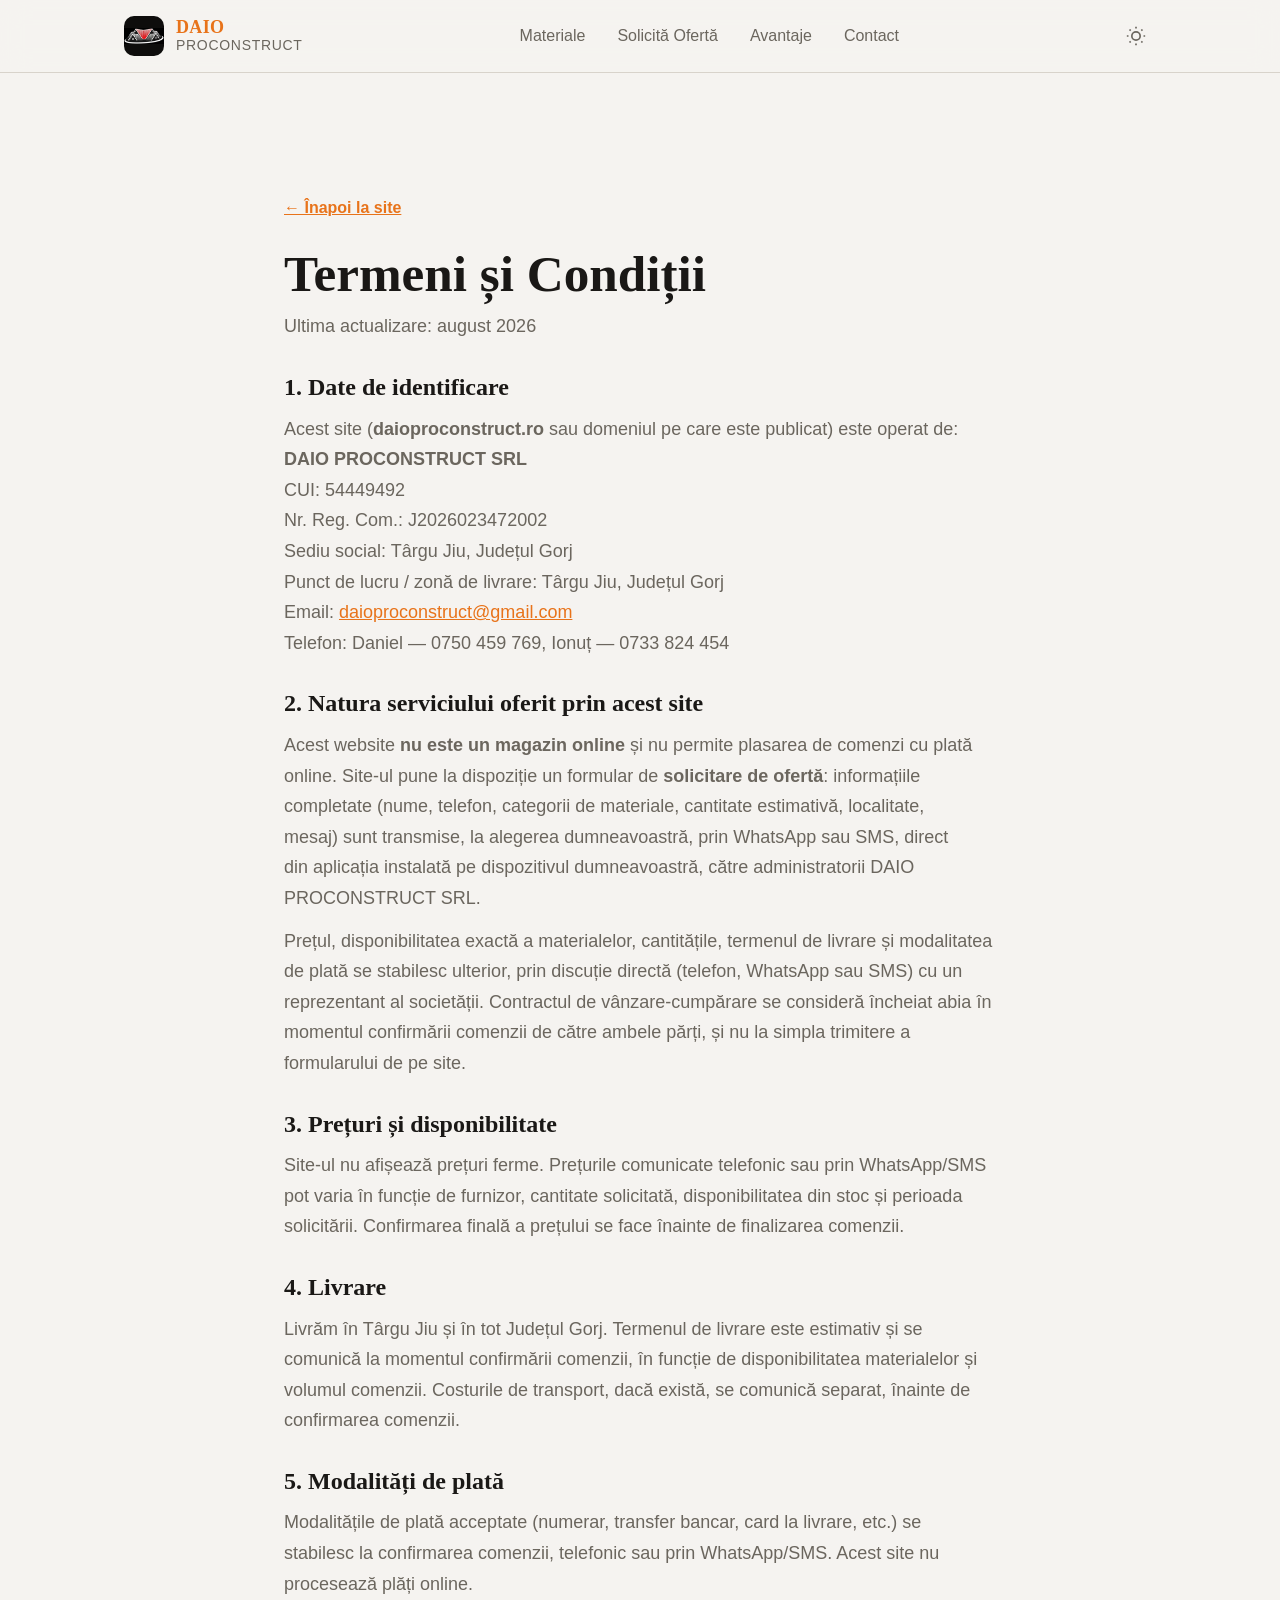
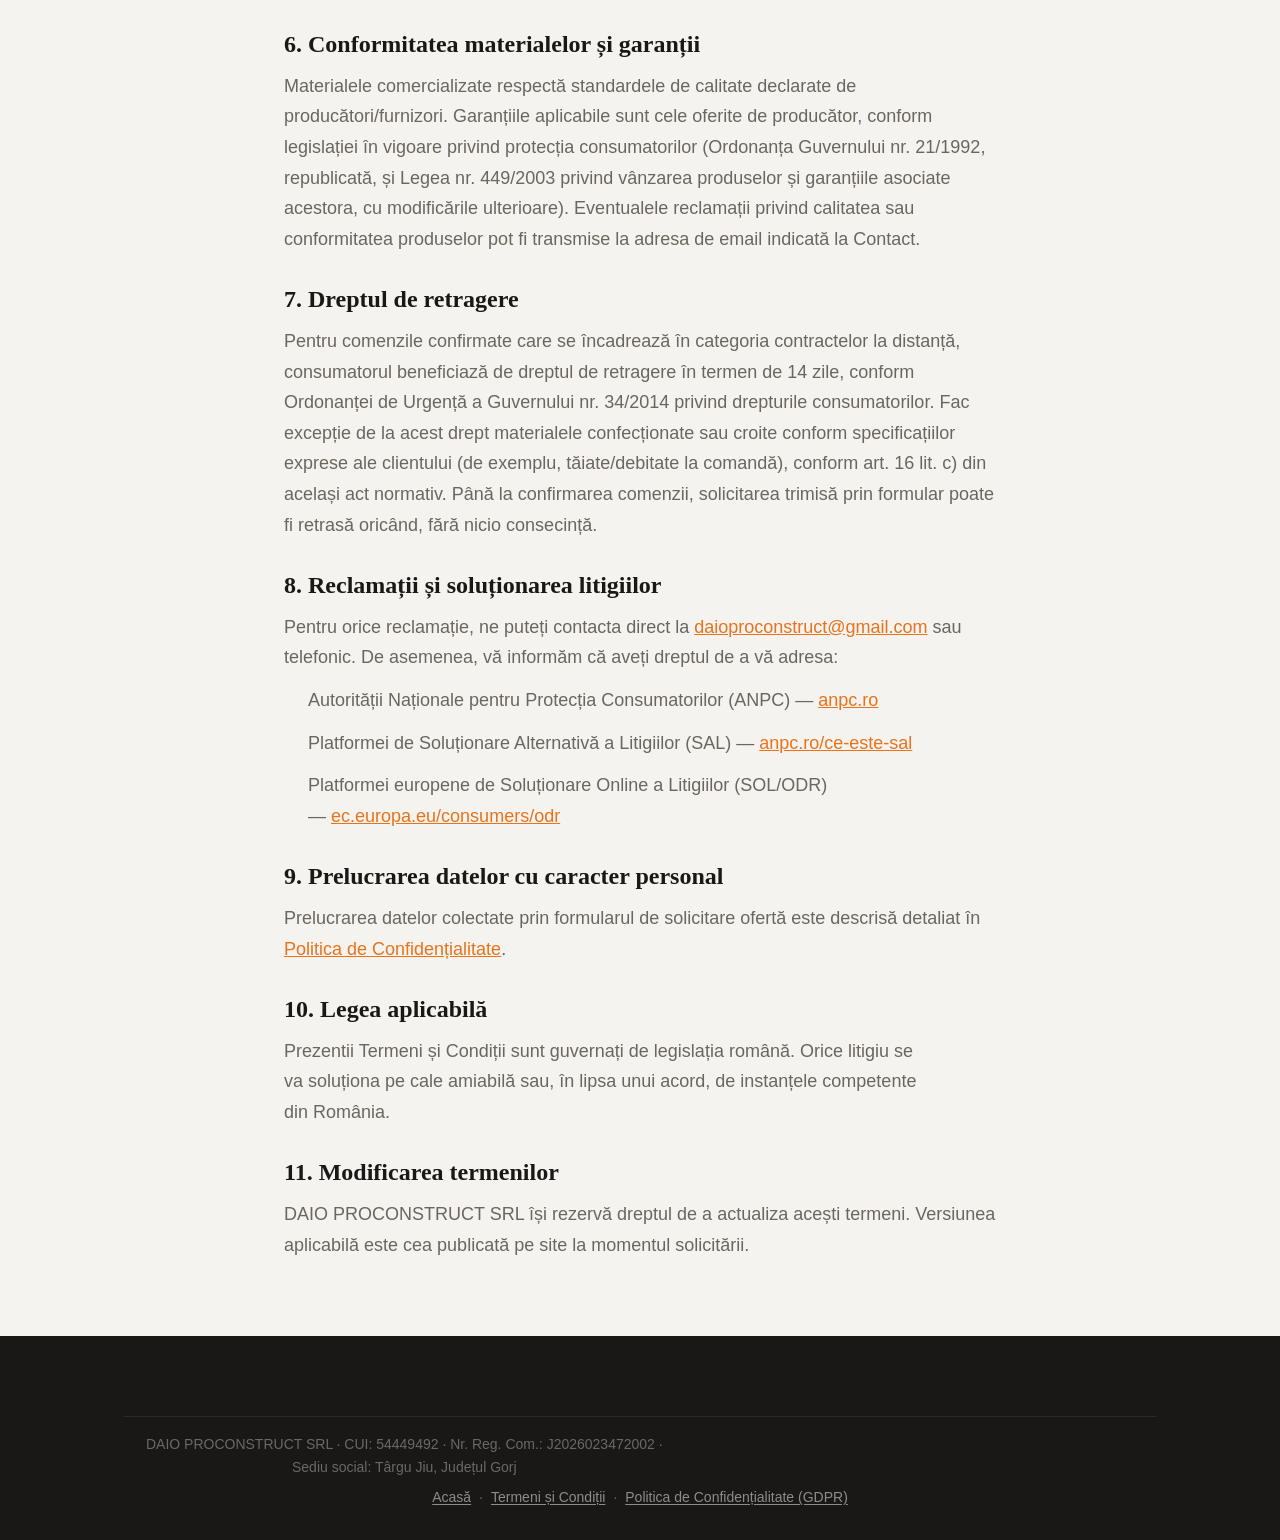
<file: termeni-si-conditii.html>
<!DOCTYPE html>
<html lang="ro">
<head>
  <meta charset="UTF-8" />
  <meta name="viewport" content="width=device-width, initial-scale=1.0" />
  <meta name="description" content="Termeni și Condiții — DAIO PROCONSTRUCT SRL" />
  <title>Termeni și Condiții — DAIO PROCONSTRUCT SRL</title>
  <link rel="preconnect" href="https://api.fontshare.com" />
  <link href="https://api.fontshare.com/v2/css?f[]=clash-display@400,500,600,700&f[]=satoshi@300,400,500,700&display=swap" rel="stylesheet" />
  <link rel="stylesheet" href="style.css" />
  <link rel="icon" type="image/png" href="favicon.png" />
</head>
<body>
  <!-- Header -->
  <header class="header" id="header">
    <div class="container header__inner">
      <a href="index.html#hero" class="logo" aria-label="DAIO PROCONSTRUCT — Acasă">
        <span class="logo__mark">
          <img src="logo-icon.png" alt="" width="40" height="40" />
        </span>
        <span class="logo__text">
          <span class="logo__daio">DAIO</span>
          <span class="logo__sub">PROCONSTRUCT</span>
        </span>
      </a>
      <nav class="nav" aria-label="Navigare principală">
        <a href="index.html#materiale">Materiale</a>
        <a href="index.html#oferta">Solicită Ofertă</a>
        <a href="index.html#avantaje">Avantaje</a>
        <a href="index.html#contact">Contact</a>
      </nav>
      <div class="header__actions">
        <button class="theme-toggle" data-theme-toggle aria-label="Schimbă tema">
          <svg width="20" height="20" viewBox="0 0 24 24" fill="none" stroke="currentColor" stroke-width="2"><circle cx="12" cy="12" r="5"/><path d="M12 1v2M12 21v2M4.22 4.22l1.42 1.42M18.36 18.36l1.42 1.42M1 12h2M21 12h2M4.22 19.78l1.42-1.42M18.36 5.64l1.42-1.42"/></svg>
        </button>
        <button class="nav-toggle" id="navToggle" aria-label="Meniu" aria-expanded="false">
          <span></span><span></span><span></span>
        </button>
      </div>
    </div>
  </header>

  <!-- Legal content -->
  <section class="section legal-page">
    <div class="container legal-page__container">
      <a href="index.html" class="legal-page__back">&larr; Înapoi la site</a>
      <h1>Termeni și Condiții</h1>
      <p class="legal-page__updated">Ultima actualizare: august 2026</p>

      <h2>1. Date de identificare</h2>
      <p>
        Acest site (<strong>daioproconstruct.ro</strong> sau domeniul pe care este publicat) este operat de:<br />
        <strong>DAIO PROCONSTRUCT SRL</strong><br />
        CUI: 54449492<br />
        Nr. Reg. Com.: J2026023472002<br />
        Sediu&nbsp;social:&nbsp;Târgu Jiu, Județul Gorj<br />
        Punct de lucru / zonă de livrare: Târgu Jiu, Județul Gorj<br />
        Email: <a href="mailto:daioproconstruct@gmail.com">daioproconstruct@gmail.com</a><br />
        Telefon: Daniel — 0750 459 769, Ionuț — 0733 824 454
      </p>

      <h2>2. Natura serviciului oferit prin acest site</h2>
      <p>
        Acest website <strong>nu este un magazin online</strong> și nu permite plasarea de comenzi cu plată online. Site-ul pune la dispoziție un formular de <strong>solicitare de ofertă</strong>: informațiile completate (nume, telefon, categorii de materiale, cantitate estimativă, localitate, mesaj) sunt transmise, la alegerea dumneavoastră, prin WhatsApp sau SMS, direct din aplicația instalată pe dispozitivul dumneavoastră, către administratorii DAIO PROCONSTRUCT SRL.
      </p>
      <p>
        Prețul, disponibilitatea exactă a materialelor, cantitățile, termenul de livrare și modalitatea de plată se stabilesc ulterior, prin discuție directă (telefon, WhatsApp sau SMS) cu un reprezentant al societății. Contractul de vânzare-cumpărare se consideră încheiat abia în momentul confirmării comenzii de către ambele părți, și nu la simpla trimitere a formularului de pe site.
      </p>

      <h2>3. Prețuri și disponibilitate</h2>
      <p>
        Site-ul nu afișează prețuri ferme. Prețurile comunicate telefonic sau prin WhatsApp/SMS pot varia în funcție de furnizor, cantitate solicitată, disponibilitatea din stoc și perioada solicitării. Confirmarea finală a prețului se face înainte de finalizarea comenzii.
      </p>

      <h2>4. Livrare</h2>
      <p>
        Livrăm în Târgu Jiu și în tot Județul Gorj. Termenul de livrare este estimativ și se comunică la momentul confirmării comenzii, în funcție de disponibilitatea materialelor și volumul comenzii. Costurile de transport, dacă există, se comunică separat, înainte de confirmarea comenzii.
      </p>

      <h2>5. Modalități de plată</h2>
      <p>
        Modalitățile de plată acceptate (numerar, transfer bancar, card la livrare, etc.) se stabilesc la confirmarea comenzii, telefonic sau prin WhatsApp/SMS. Acest site nu procesează plăți online.
      </p>

      <h2>6. Conformitatea materialelor și garanții</h2>
      <p>
        Materialele comercializate respectă standardele de calitate declarate de producători/furnizori. Garanțiile aplicabile sunt cele oferite de producător, conform legislației în vigoare privind protecția consumatorilor (Ordonanța Guvernului nr. 21/1992, republicată, și Legea nr. 449/2003 privind vânzarea produselor și garanțiile asociate acestora, cu modificările ulterioare). Eventualele reclamații privind calitatea sau conformitatea produselor pot fi transmise la adresa de email indicată la Contact.
      </p>

      <h2>7. Dreptul de retragere</h2>
      <p>
        Pentru comenzile confirmate care se încadrează în categoria contractelor la distanță, consumatorul beneficiază de dreptul de retragere în termen de 14 zile, conform Ordonanței de Urgență a Guvernului nr. 34/2014 privind drepturile consumatorilor. Fac excepție de la acest drept materialele confecționate sau croite conform specificațiilor exprese ale clientului (de exemplu, tăiate/debitate la comandă), conform art. 16 lit. c) din același act normativ. Până la confirmarea comenzii, solicitarea trimisă prin formular poate fi retrasă oricând, fără nicio consecință.
      </p>

      <h2>8. Reclamații și soluționarea litigiilor</h2>
      <p>
        Pentru orice reclamație, ne puteți contacta direct la <a href="mailto:daioproconstruct@gmail.com">daioproconstruct@gmail.com</a> sau telefonic. De asemenea, vă informăm că aveți dreptul de a vă adresa:
      </p>
      <ul>
        <li>Autorității Naționale pentru Protecția Consumatorilor (ANPC) — <a href="https://anpc.ro" target="_blank" rel="noopener">anpc.ro</a></li>
        <li>Platformei de Soluționare Alternativă a Litigiilor (SAL) — <a href="https://anpc.ro/ce-este-sal/" target="_blank" rel="noopener">anpc.ro/ce-este-sal</a></li>
        <li>Platformei europene de Soluționare Online a Litigiilor (SOL/ODR) — <a href="https://ec.europa.eu/consumers/odr" target="_blank" rel="noopener">ec.europa.eu/consumers/odr</a></li>
      </ul>

      <h2>9. Prelucrarea datelor cu caracter personal</h2>
      <p>
        Prelucrarea datelor colectate prin formularul de solicitare ofertă este descrisă detaliat în <a href="politica-de-confidentialitate.html">Politica de Confidențialitate</a>.
      </p>

      <h2>10. Legea aplicabilă</h2>
      <p>
        Prezentii Termeni și Condiții sunt guvernați de legislația română. Orice litigiu se va soluționa pe cale amiabilă sau, în lipsa unui acord, de instanțele competente din România.
      </p>

      <h2>11. Modificarea termenilor</h2>
      <p>
        DAIO PROCONSTRUCT SRL își rezervă dreptul de a actualiza acești termeni. Versiunea aplicabilă este cea publicată pe site la momentul solicitării.
      </p>
    </div>
  </section>

  <!-- Footer -->
  <footer class="footer">
    <div class="container">
      <div class="footer__legal">
        <p class="footer__legal-id">
          DAIO PROCONSTRUCT SRL &middot; CUI: 54449492 &middot; Nr. Reg. Com.: J2026023472002 &middot; Sediu&nbsp;social:&nbsp;Târgu Jiu, Județul Gorj
        </p>
        <nav class="footer__legal-links" aria-label="Informații legale">
          <a href="index.html">Acasă</a>
          <span aria-hidden="true">·</span>
          <a href="termeni-si-conditii.html">Termeni și Condiții</a>
          <span aria-hidden="true">·</span>
          <a href="politica-de-confidentialitate.html">Politica de Confidențialitate (GDPR)</a>
        </nav>
      </div>
    </div>
  </footer>

  <script src="script.js"></script>
</body>
</html>
</file>
<file: style.css>
/* ===== Design Tokens ===== */
:root,
[data-theme='light'] {
  --color-bg: #f5f3f0;
  --color-surface: #ffffff;
  --color-surface-offset: #ede9e3;
  --color-surface-offset-2: #e3ded6;
  --color-divider: #d8d3cb;
  --color-border: #ccc6bc;

  --color-text: #1a1816;
  --color-text-muted: #6b665e;
  --color-text-faint: #a8a298;
  --color-text-inverse: #f5f3f0;

  --color-primary: #e8731a;
  --color-primary-hover: #c9600f;
  --color-primary-active: #a84e08;
  --color-primary-highlight: #fbe8d8;

  --color-whatsapp: #25d366;
  --color-whatsapp-hover: #1fb455;

  --color-hero-bg: #1a1816;
  --color-hero-surface: #232120;

  --radius-sm: 0.375rem;
  --radius-md: 0.625rem;
  --radius-lg: 1rem;
  --radius-xl: 1.5rem;
  --radius-full: 9999px;

  --transition-interactive: 200ms cubic-bezier(0.16, 1, 0.3, 1);

  --shadow-sm: 0 1px 3px rgba(26, 24, 22, 0.08);
  --shadow-md: 0 4px 16px rgba(26, 24, 22, 0.1);
  --shadow-lg: 0 16px 48px rgba(26, 24, 22, 0.16);

  --content-narrow: 640px;
  --content-default: 1080px;
  --content-wide: 1200px;

  --font-display: 'Clash Display', 'Georgia', serif;
  --font-body: 'Satoshi', 'Inter', -apple-system, BlinkMacSystemFont, sans-serif;
}

[data-theme='dark'] {
  --color-bg: #141312;
  --color-surface: #1c1a18;
  --color-surface-offset: #232120;
  --color-surface-offset-2: #2a2826;
  --color-divider: #2d2a27;
  --color-border: #3a3632;

  --color-text: #e8e4de;
  --color-text-muted: #9a948a;
  --color-text-faint: #6b665e;
  --color-text-inverse: #141312;

  --color-primary: #ff8c33;
  --color-primary-hover: #e8731a;
  --color-primary-active: #c9600f;
  --color-primary-highlight: #3a2a1c;

  --color-whatsapp: #25d366;
  --color-whatsapp-hover: #1fb455;

  --color-hero-bg: #0e0d0c;
  --color-hero-surface: #1a1816;

  --shadow-sm: 0 1px 3px rgba(0, 0, 0, 0.3);
  --shadow-md: 0 4px 16px rgba(0, 0, 0, 0.4);
  --shadow-lg: 0 16px 48px rgba(0, 0, 0, 0.5);
}

/* ===== Type Scale ===== */
:root {
  --text-xs: clamp(0.75rem, 0.7rem + 0.25vw, 0.875rem);
  --text-sm: clamp(0.875rem, 0.82rem + 0.3vw, 1rem);
  --text-base: clamp(1rem, 0.95rem + 0.25vw, 1.125rem);
  --text-lg: clamp(1.125rem, 1rem + 0.75vw, 1.5rem);
  --text-xl: clamp(1.5rem, 1.2rem + 1.25vw, 2.25rem);
  --text-2xl: clamp(2rem, 1.2rem + 2.5vw, 3.5rem);
  --text-3xl: clamp(2.5rem, 1rem + 4vw, 5rem);
  --text-hero: clamp(2rem, 1rem + 3.5vw, 4.5rem);
}

/* ===== Spacing ===== */
:root {
  --space-1: 0.25rem;
  --space-2: 0.5rem;
  --space-3: 0.75rem;
  --space-4: 1rem;
  --space-5: 1.25rem;
  --space-6: 1.5rem;
  --space-8: 2rem;
  --space-10: 2.5rem;
  --space-12: 3rem;
  --space-16: 4rem;
  --space-20: 5rem;
  --space-24: 6rem;
  --space-32: 8rem;
}

/* ===== Base ===== */
*,
*::before,
*::after {
  box-sizing: border-box;
  margin: 0;
  padding: 0;
}

html {
  -webkit-font-smoothing: antialiased;
  -moz-osx-font-smoothing: grayscale;
  text-rendering: optimizeLegibility;
  scroll-behavior: smooth;
  scroll-padding-top: 80px;
}

body {
  min-height: 100dvh;
  line-height: 1.6;
  font-family: var(--font-body);
  font-size: var(--text-base);
  color: var(--color-text);
  background-color: var(--color-bg);
}

img, picture, video, canvas, svg {
  display: block;
  max-width: 100%;
  height: auto;
}

ul, ol { list-style: none; }

input, button, textarea, select {
  font: inherit;
  color: inherit;
}

h1, h2, h3, h4 {
  text-wrap: balance;
  line-height: 1.15;
  font-family: var(--font-display);
  font-weight: 600;
}

p, li { text-wrap: pretty; max-width: 72ch; }

::selection {
  background: var(--color-primary);
  color: #fff;
}

:focus-visible {
  outline: 2px solid var(--color-primary);
  outline-offset: 3px;
  border-radius: var(--radius-sm);
}

button {
  cursor: pointer;
  background: none;
  border: none;
}

a {
  color: inherit;
  text-decoration: none;
  transition: color var(--transition-interactive);
}

@media (prefers-reduced-motion: reduce) {
  *, *::before, *::after {
    animation-duration: 0.01ms !important;
    transition-duration: 0.01ms !important;
    scroll-behavior: auto !important;
  }
}

.sr-only {
  position: absolute;
  width: 1px;
  height: 1px;
  padding: 0;
  margin: -1px;
  overflow: hidden;
  clip: rect(0,0,0,0);
  white-space: nowrap;
  border: 0;
}

/* ===== Layout ===== */
.container {
  width: 100%;
  max-width: var(--content-default);
  margin: 0 auto;
  padding-inline: var(--space-6);
}

.section {
  padding-block: clamp(var(--space-12), 8vw, var(--space-24));
}

.section__head {
  text-align: center;
  max-width: 640px;
  margin: 0 auto var(--space-12);
}

.section__title {
  font-size: var(--text-xl);
  font-weight: 600;
  margin-bottom: var(--space-3);
}

.section__desc {
  color: var(--color-text-muted);
  font-size: var(--text-base);
}

/* ===== Header ===== */
.header {
  position: sticky;
  top: 0;
  z-index: 50;
  background: color-mix(in oklab, var(--color-bg) 92%, transparent);
  backdrop-filter: blur(14px);
  border-bottom: 1px solid var(--color-divider);
  transition: box-shadow var(--transition-interactive);
}

.header.scrolled {
  box-shadow: var(--shadow-sm);
}

.header__inner {
  display: flex;
  align-items: center;
  justify-content: space-between;
  gap: var(--space-4);
  height: 72px;
}

.logo {
  display: flex;
  align-items: center;
  gap: var(--space-3);
  flex-shrink: 0;
}

.logo__mark {
  display: flex;
  align-items: center;
  justify-content: center;
  width: 40px;
  height: 40px;
  border-radius: var(--radius-md);
  background: #0e0d0c;
  overflow: hidden;
  flex-shrink: 0;
}

.logo__mark img {
  width: 100%;
  height: 100%;
  object-fit: contain;
}

.logo__text {
  display: flex;
  flex-direction: column;
  line-height: 1.1;
}

.logo__daio {
  font-family: var(--font-display);
  font-weight: 700;
  font-size: var(--text-base);
  letter-spacing: 0.02em;
  color: var(--color-primary);
}

.logo__sub {
  font-size: var(--text-xs);
  font-weight: 500;
  color: var(--color-text-muted);
  letter-spacing: 0.05em;
  text-transform: uppercase;
}

.nav {
  display: flex;
  align-items: center;
  gap: var(--space-8);
}

.nav a {
  font-size: var(--text-sm);
  font-weight: 500;
  color: var(--color-text-muted);
  position: relative;
}

.nav a::after {
  content: '';
  position: absolute;
  bottom: -4px;
  left: 0;
  width: 0;
  height: 2px;
  background: var(--color-primary);
  transition: width var(--transition-interactive);
}

.nav a:hover {
  color: var(--color-text);
}

.nav a:hover::after {
  width: 100%;
}

.header__actions {
  display: flex;
  align-items: center;
  gap: var(--space-2);
}

.header__whatsapp {
  display: flex;
  align-items: center;
  gap: var(--space-2);
  padding: var(--space-2) var(--space-3);
  border-radius: var(--radius-md);
  color: var(--color-whatsapp);
  font-size: var(--text-xs);
  font-weight: 600;
  transition: background var(--transition-interactive), color var(--transition-interactive);
}

.header__whatsapp:hover {
  background: color-mix(in oklab, var(--color-whatsapp) 12%, transparent);
}

.header__wa-label {
  display: none;
}

@media (min-width: 880px) {
  .header__wa-label {
    display: inline;
  }
}

@media (max-width: 600px) {
  .container {
    padding-inline: var(--space-4);
  }

  .header__inner {
    gap: var(--space-2);
  }

  .logo {
    gap: var(--space-2);
  }

  .logo__sub {
    letter-spacing: 0.02em;
  }

  .header__actions {
    gap: 2px;
  }

  .header__whatsapp {
    padding: var(--space-2);
  }

  .theme-toggle,
  .nav-toggle {
    width: 36px;
    height: 36px;
  }
}

.theme-toggle {
  display: flex;
  align-items: center;
  justify-content: center;
  width: 40px;
  height: 40px;
  border-radius: var(--radius-md);
  color: var(--color-text-muted);
  transition: background var(--transition-interactive), color var(--transition-interactive);
}

.theme-toggle:hover {
  background: var(--color-surface-offset);
  color: var(--color-text);
}

.nav-toggle {
  display: none;
  flex-direction: column;
  gap: 5px;
  width: 40px;
  height: 40px;
  align-items: center;
  justify-content: center;
}

.nav-toggle span {
  width: 22px;
  height: 2px;
  background: var(--color-text);
  border-radius: 2px;
  transition: transform var(--transition-interactive), opacity var(--transition-interactive);
}

.nav-toggle.active span:nth-child(1) {
  transform: translateY(7px) rotate(45deg);
}
.nav-toggle.active span:nth-child(2) {
  opacity: 0;
}
.nav-toggle.active span:nth-child(3) {
  transform: translateY(-7px) rotate(-45deg);
}

@media (max-width: 880px) {
  .nav {
    position: fixed;
    top: 72px;
    left: 0;
    right: 0;
    flex-direction: column;
    gap: var(--space-4);
    padding: var(--space-8) var(--space-6);
    background: var(--color-surface);
    border-bottom: 1px solid var(--color-divider);
    transform: translateY(-100%);
    opacity: 0;
    pointer-events: none;
    transition: transform 300ms cubic-bezier(0.16, 1, 0.3, 1), opacity 200ms;
  }
  .nav.open {
    transform: translateY(0);
    opacity: 1;
    pointer-events: auto;
  }
  .nav-toggle {
    display: flex;
  }
}

/* ===== Buttons ===== */
.btn {
  display: inline-flex;
  align-items: center;
  justify-content: center;
  gap: var(--space-2);
  font-family: var(--font-body);
  font-size: var(--text-sm);
  font-weight: 600;
  padding: var(--space-3) var(--space-6);
  border-radius: var(--radius-md);
  border: 1px solid transparent;
  cursor: pointer;
  transition: all var(--transition-interactive);
  white-space: nowrap;
}

.btn--primary {
  background: var(--color-primary);
  color: #fff;
  box-shadow: 0 4px 14px color-mix(in oklab, var(--color-primary) 35%, transparent);
}

.btn--primary:hover {
  background: var(--color-primary-hover);
  transform: translateY(-1px);
  box-shadow: 0 6px 20px color-mix(in oklab, var(--color-primary) 45%, transparent);
}

.btn--primary:active {
  transform: translateY(0);
}

.btn--ghost {
  background: transparent;
  border-color: var(--color-border);
  color: var(--color-text);
}

.btn--ghost:hover {
  border-color: var(--color-primary);
  color: var(--color-primary);
}

.btn--secondary {
  background: #42a5f5;
  color: #fff;
  box-shadow: 0 4px 14px rgba(66, 165, 245, 0.35);
}

.btn--secondary:hover {
  background: #2196f3;
  transform: translateY(-1px);
  box-shadow: 0 6px 20px rgba(66, 165, 245, 0.45);
}

.btn--secondary:active {
  transform: translateY(0);
}

.btn--whatsapp {
  background: var(--color-whatsapp);
  color: #fff;
  box-shadow: 0 4px 14px color-mix(in oklab, var(--color-whatsapp) 35%, transparent);
}

.btn--whatsapp:hover {
  background: var(--color-whatsapp-hover);
  transform: translateY(-1px);
}

.btn--lg {
  padding: var(--space-4) var(--space-8);
  font-size: var(--text-base);
}

.btn--sm {
  padding: var(--space-2) var(--space-4);
  font-size: var(--text-sm);
}

.btn--full {
  width: 100%;
}

/* ===== Hero ===== */
.hero {
  position: relative;
  min-height: 90vh;
  display: flex;
  align-items: center;
  overflow: hidden;
  background: var(--color-hero-bg);
}

.hero__bg {
  position: absolute;
  inset: 0;
  background-image: url('hero-construction.png');
  background-size: cover;
  background-position: center;
  opacity: 0.35;
  z-index: 0;
}

.hero__overlay {
  position: absolute;
  inset: 0;
  background:
    linear-gradient(to bottom,
      color-mix(in oklab, var(--color-hero-bg) 70%, transparent) 0%,
      color-mix(in oklab, var(--color-hero-bg) 85%, transparent) 60%,
      var(--color-hero-bg) 100%
    ),
    linear-gradient(to right,
      color-mix(in oklab, var(--color-hero-bg) 80%, transparent) 0%,
      color-mix(in oklab, var(--color-hero-bg) 40%, transparent) 100%
    );
  z-index: 1;
}

.hero__content {
  position: relative;
  z-index: 2;
  padding-block: var(--space-20);
  max-width: 760px;
}

.hero__badge {
  display: inline-flex;
  align-items: center;
  gap: var(--space-2);
  font-size: var(--text-sm);
  font-weight: 500;
  color: var(--color-primary);
  background: color-mix(in oklab, var(--color-primary) 15%, transparent);
  padding: var(--space-2) var(--space-4);
  border-radius: var(--radius-full);
  margin-bottom: var(--space-6);
}

.hero__title {
  font-size: var(--text-hero);
  font-weight: 700;
  color: #fff;
  line-height: 1;
  letter-spacing: -0.02em;
  margin-bottom: var(--space-4);
  overflow-wrap: break-word;
}

.hero__highlight {
  color: var(--color-primary);
}

.hero__slogan {
  font-family: var(--font-display);
  font-size: var(--text-2xl);
  font-weight: 500;
  color: rgba(255, 255, 255, 0.9);
  line-height: 1.2;
  margin-bottom: var(--space-6);
}

.acronym__letter {
  color: var(--color-primary);
  font-weight: 700;
}

.hero__slogan-last {
  color: rgba(255, 255, 255, 0.7);
}

.hero__subtitle {
  font-size: var(--text-base);
  color: rgba(255, 255, 255, 0.65);
  line-height: 1.7;
  margin-bottom: var(--space-10);
  max-width: 560px;
}

.hero__cta {
  display: flex;
  gap: var(--space-4);
  flex-wrap: wrap;
}

.hero__cta .btn--ghost {
  border-color: rgba(255, 255, 255, 0.25);
  color: #fff;
}

.hero__cta .btn--ghost:hover {
  border-color: var(--color-primary);
  color: var(--color-primary);
}

/* ===== Materials Grid ===== */
.materials-grid {
  display: grid;
  grid-template-columns: repeat(auto-fill, minmax(240px, 1fr));
  gap: var(--space-5);
}

.material-card {
  background: var(--color-surface);
  border: 1px solid var(--color-divider);
  border-radius: var(--radius-lg);
  padding: var(--space-6);
  transition: transform var(--transition-interactive), box-shadow var(--transition-interactive), border-color var(--transition-interactive);
}

.material-card:hover {
  transform: translateY(-4px);
  box-shadow: var(--shadow-md);
  border-color: color-mix(in oklab, var(--color-primary) 30%, var(--color-divider));
}

.material-card__icon {
  width: 48px;
  height: 48px;
  color: var(--color-primary);
  margin-bottom: var(--space-4);
}

.material-card h3 {
  font-size: var(--text-lg);
  margin-bottom: var(--space-2);
}

.material-card p {
  font-size: var(--text-sm);
  color: var(--color-text-muted);
  max-width: none;
}

.material-card--cta {
  background: var(--color-primary);
  border-color: var(--color-primary);
}

.material-card--cta .material-card__icon,
.material-card--cta h3,
.material-card--cta p {
  color: #fff;
}

.material-card--cta:hover {
  border-color: var(--color-primary-hover);
}

/* ===== Form ===== */
.section--form {
  background: var(--color-surface-offset);
}

.form-wrapper {
  max-width: 680px;
  margin: 0 auto;
}

.quote-form {
  display: flex;
  flex-direction: column;
  gap: var(--space-5);
  background: var(--color-surface);
  padding: clamp(var(--space-6), 4vw, var(--space-10));
  border-radius: var(--radius-xl);
  border: 1px solid var(--color-divider);
  box-shadow: var(--shadow-md);
}

.form-row {
  display: grid;
  grid-template-columns: 1fr 1fr;
  gap: var(--space-5);
}

@media (max-width: 640px) {
  .form-row {
    grid-template-columns: 1fr;
  }
}

.form-field {
  display: flex;
  flex-direction: column;
  gap: var(--space-2);
}

.form-field label {
  font-size: var(--text-sm);
  font-weight: 600;
  color: var(--color-text);
}

.req {
  color: var(--color-primary);
}

.form-field input,
.form-field select,
.form-field textarea {
  padding: var(--space-3) var(--space-4);
  border: 1.5px solid var(--color-border);
  border-radius: var(--radius-md);
  background: var(--color-bg);
  font-size: var(--text-base);
  color: var(--color-text);
  transition: border-color var(--transition-interactive), box-shadow var(--transition-interactive);
  width: 100%;
}

.form-field input:focus,
.form-field select:focus,
.form-field textarea:focus {
  outline: none;
  border-color: var(--color-primary);
  box-shadow: 0 0 0 3px color-mix(in oklab, var(--color-primary) 15%, transparent);
}

.form-field textarea {
  resize: vertical;
  min-height: 100px;
}

/* ===== Category checkboxes ===== */
.form-field--categories {
  border: none;
  padding: 0;
}

.form-field--categories legend {
  font-size: var(--text-sm);
  font-weight: 600;
  color: var(--color-text);
  padding: 0;
  margin-bottom: var(--space-1);
}

.category-hint {
  font-size: var(--text-xs);
  color: var(--color-text-muted);
  margin-bottom: var(--space-3);
}

.category-grid {
  display: grid;
  grid-template-columns: repeat(auto-fill, minmax(240px, 1fr));
  gap: var(--space-3);
}

.category-option {
  display: flex;
  align-items: flex-start;
  gap: var(--space-3);
  padding: var(--space-4);
  border: 1.5px solid var(--color-border);
  border-radius: var(--radius-md);
  background: var(--color-bg);
  cursor: pointer;
  transition: border-color var(--transition-interactive), background var(--transition-interactive);
}

.category-option:hover {
  border-color: var(--color-primary);
}

.category-option input {
  position: absolute;
  opacity: 0;
  width: 0;
  height: 0;
}

.category-option__box {
  flex-shrink: 0;
  width: 20px;
  height: 20px;
  margin-top: 2px;
  border: 1.5px solid var(--color-border);
  border-radius: var(--radius-sm);
  background: var(--color-surface);
  position: relative;
  transition: border-color var(--transition-interactive), background var(--transition-interactive);
}

.category-option__box::after {
  content: '';
  position: absolute;
  inset: 0;
  margin: auto;
  width: 6px;
  height: 11px;
  border: solid #fff;
  border-width: 0 2px 2px 0;
  transform: translateY(-1px) rotate(45deg) scale(0);
  transition: transform 150ms cubic-bezier(0.16, 1, 0.3, 1);
}

.category-option input:checked ~ .category-option__box {
  border-color: var(--color-primary);
  background: var(--color-primary);
}

.category-option input:checked ~ .category-option__box::after {
  transform: translateY(-1px) rotate(45deg) scale(1);
}

.category-option input:focus-visible ~ .category-option__box {
  outline: 2px solid var(--color-primary);
  outline-offset: 2px;
}

.category-option.is-checked,
.category-option:has(input:checked) {
  border-color: var(--color-primary);
  background: color-mix(in oklab, var(--color-primary) 6%, var(--color-bg));
}

.category-option__text {
  display: flex;
  flex-direction: column;
  gap: 2px;
}

.category-option__text strong {
  font-size: var(--text-sm);
  font-weight: 600;
  color: var(--color-text);
}

.category-option__text small {
  font-size: var(--text-xs);
  color: var(--color-text-muted);
  line-height: 1.4;
}

.category-other-input {
  margin-top: var(--space-3);
  width: 100%;
  padding: var(--space-3) var(--space-4);
  border: 1.5px solid var(--color-border);
  border-radius: var(--radius-md);
  background: var(--color-bg);
  font-size: var(--text-base);
  color: var(--color-text);
  resize: vertical;
  min-height: 60px;
  transition: border-color var(--transition-interactive), box-shadow var(--transition-interactive);
}

.category-other-input:focus {
  outline: none;
  border-color: var(--color-primary);
  box-shadow: 0 0 0 3px color-mix(in oklab, var(--color-primary) 15%, transparent);
}

.category-grid.error .category-option {
  border-color: #e53e3e;
}

.form-field input.error,
.form-field select.error {
  border-color: #e53e3e;
}

.error {
  font-size: var(--text-xs);
  color: #e53e3e;
  min-height: 1em;
}

.form-note {
  text-align: center;
  font-size: var(--text-xs);
  color: var(--color-text-muted);
  margin-top: var(--space-2);
}

/* ===== Features ===== */
.features-grid {
  display: grid;
  grid-template-columns: repeat(auto-fill, minmax(240px, 1fr));
  gap: var(--space-5);
}

.feature-card {
  text-align: center;
  padding: var(--space-8) var(--space-6);
}

.feature-card__icon {
  width: 56px;
  height: 56px;
  margin: 0 auto var(--space-5);
  color: var(--color-primary);
}

.feature-card h3 {
  font-size: var(--text-lg);
  margin-bottom: var(--space-2);
}

.feature-card p {
  font-size: var(--text-sm);
  color: var(--color-text-muted);
  max-width: none;
}

/* ===== Footer ===== */
.footer {
  background: var(--color-hero-bg);
  color: rgba(255, 255, 255, 0.7);
  padding-block: var(--space-16) var(--space-8);
}

.footer__grid {
  display: grid;
  grid-template-columns: 2fr 1fr 1.5fr;
  gap: var(--space-10);
  margin-bottom: var(--space-10);
}

@media (max-width: 768px) {
  .footer__grid {
    grid-template-columns: 1fr;
    gap: var(--space-8);
  }
}

.footer__logo-img {
  width: 220px;
  height: auto;
  margin-bottom: var(--space-3);
  border-radius: var(--radius-md);
}

.footer__slogan {
  font-family: var(--font-display);
  font-size: var(--text-xs);
  color: rgba(255, 255, 255, 0.5);
  max-width: 220px;
  line-height: 1.3;
}

.footer__slogan .acronym__letter {
  color: var(--color-primary);
}

.footer h4 {
  font-size: var(--text-sm);
  font-weight: 700;
  color: #fff;
  margin-bottom: var(--space-4);
  text-transform: uppercase;
  letter-spacing: 0.05em;
}

.footer__sub {
  margin-top: var(--space-6);
}

.footer__link {
  display: flex;
  align-items: center;
  gap: var(--space-2);
  font-size: var(--text-sm);
  color: rgba(255, 255, 255, 0.6);
  margin-bottom: var(--space-3);
}

.footer__link:hover {
  color: var(--color-primary);
}

.footer__text {
  font-size: var(--text-sm);
  color: rgba(255, 255, 255, 0.6);
}

.footer__whatsapp {
  display: flex;
  gap: var(--space-3);
  flex-wrap: wrap;
}

.footer__bottom {
  display: flex;
  justify-content: space-between;
  align-items: center;
  gap: var(--space-4);
  padding-top: var(--space-8);
  border-top: 1px solid rgba(255, 255, 255, 0.1);
  font-size: var(--text-xs);
  color: rgba(255, 255, 255, 0.4);
}

@media (max-width: 640px) {
  .footer__bottom {
    flex-direction: column;
    text-align: center;
  }
}

.footer__legal {
  margin-top: var(--space-4);
  padding-top: var(--space-4);
  border-top: 1px solid rgba(255, 255, 255, 0.08);
  font-size: var(--text-xs);
  color: rgba(255, 255, 255, 0.35);
  text-align: center;
}

.footer__legal-id {
  margin-bottom: var(--space-2);
}

.legal-todo {
  color: #ffb347;
  background: rgba(255, 179, 71, 0.12);
  padding: 1px 6px;
  border-radius: 4px;
  font-weight: 600;
}

.footer__legal-links {
  display: flex;
  flex-wrap: wrap;
  justify-content: center;
  gap: var(--space-2);
}

.footer__legal-links a {
  color: rgba(255, 255, 255, 0.5);
  text-decoration: underline;
  text-underline-offset: 2px;
}

.footer__legal-links a:hover {
  color: var(--color-primary);
}

/* ===== Consent checkbox ===== */
.consent-check {
  display: flex;
  align-items: flex-start;
  gap: var(--space-3);
  cursor: pointer;
}

.consent-check input {
  position: absolute;
  opacity: 0;
  width: 0;
  height: 0;
}

.consent-check__box {
  flex-shrink: 0;
  width: 20px;
  height: 20px;
  margin-top: 2px;
  border: 1.5px solid var(--color-border);
  border-radius: var(--radius-sm);
  background: var(--color-surface);
  position: relative;
  transition: border-color var(--transition-interactive), background var(--transition-interactive);
}

.consent-check__box::after {
  content: '';
  position: absolute;
  inset: 0;
  margin: auto;
  width: 6px;
  height: 11px;
  border: solid #fff;
  border-width: 0 2px 2px 0;
  transform: translateY(-1px) rotate(45deg) scale(0);
  transition: transform 150ms cubic-bezier(0.16, 1, 0.3, 1);
}

.consent-check input:checked ~ .consent-check__box {
  border-color: var(--color-primary);
  background: var(--color-primary);
}

.consent-check input:checked ~ .consent-check__box::after {
  transform: translateY(-1px) rotate(45deg) scale(1);
}

.consent-check input:focus-visible ~ .consent-check__box {
  outline: 2px solid var(--color-primary);
  outline-offset: 2px;
}

.consent-check__text {
  font-size: var(--text-sm);
  color: var(--color-text-muted);
  line-height: 1.5;
}

.consent-check__text a {
  color: var(--color-primary);
  text-decoration: underline;
}

.form-field--consent.error .consent-check__box {
  border-color: #e53e3e;
}

.form-field--consent .error {
  display: block;
  margin-top: var(--space-2);
  font-size: var(--text-xs);
  color: #e53e3e;
}

.legal-page {
  padding-top: calc(var(--header-height, 80px) + var(--space-10));
  padding-bottom: var(--space-16);
  background: var(--color-bg);
  min-height: 60vh;
}

.legal-page__container {
  max-width: 760px;
}

.legal-page__back {
  display: inline-block;
  margin-bottom: var(--space-6);
  font-size: var(--text-sm);
  color: var(--color-primary);
  font-weight: 600;
}

.legal-page h1 {
  font-family: var(--font-display);
  font-size: var(--text-2xl);
  font-weight: 700;
  color: var(--color-text);
  margin-bottom: var(--space-2);
}

.legal-page__updated {
  font-size: var(--text-sm);
  color: var(--color-text-faint);
  margin-bottom: var(--space-8);
}

.legal-page h2 {
  font-family: var(--font-display);
  font-size: var(--text-lg);
  font-weight: 700;
  color: var(--color-text);
  margin-top: var(--space-8);
  margin-bottom: var(--space-3);
}

.legal-page p,
.legal-page li {
  font-size: var(--text-base);
  color: var(--color-text-muted);
  line-height: 1.7;
  margin-bottom: var(--space-3);
}

.legal-page ul {
  padding-left: var(--space-6);
  margin-bottom: var(--space-4);
}

.legal-page a {
  color: var(--color-primary);
  text-decoration: underline;
}

/* ===== Modal ===== */
.modal {
  position: fixed;
  inset: 0;
  z-index: 100;
  display: flex;
  align-items: center;
  justify-content: center;
  padding: var(--space-4);
}

.modal[hidden] {
  display: none;
}

.modal__backdrop {
  position: absolute;
  inset: 0;
  background: rgba(0, 0, 0, 0.6);
  backdrop-filter: blur(4px);
  animation: fadeIn 200ms ease;
}

.modal__content {
  position: relative;
  z-index: 1;
  background: var(--color-surface);
  border-radius: var(--radius-xl);
  padding: clamp(var(--space-6), 4vw, var(--space-10));
  max-width: 480px;
  width: 100%;
  text-align: center;
  box-shadow: var(--shadow-lg);
  animation: slideUp 300ms cubic-bezier(0.16, 1, 0.3, 1);
}

.modal__close {
  position: absolute;
  top: var(--space-4);
  right: var(--space-4);
  color: var(--color-text-muted);
  width: 36px;
  height: 36px;
  display: flex;
  align-items: center;
  justify-content: center;
  border-radius: var(--radius-md);
  transition: background var(--transition-interactive), color var(--transition-interactive);
}

.modal__close:hover {
  background: var(--color-surface-offset);
  color: var(--color-text);
}

.modal__icon {
  width: 72px;
  height: 72px;
  margin: 0 auto var(--space-5);
  color: var(--color-whatsapp);
}

.modal__title {
  font-size: var(--text-lg);
  margin-bottom: var(--space-3);
}

.modal__text {
  font-size: var(--text-sm);
  color: var(--color-text-muted);
  margin-bottom: var(--space-6);
  max-width: none;
}

.modal__buttons {
  display: flex;
  flex-direction: column;
  gap: var(--space-3);
  margin-bottom: var(--space-4);
}

.modal__note {
  font-size: var(--text-xs);
  color: var(--color-text-faint);
  max-width: none;
}

.modal__divider {
  display: flex;
  align-items: center;
  gap: var(--space-3);
  margin: var(--space-5) 0 var(--space-4);
  font-size: var(--text-xs);
  color: var(--color-text-faint);
}

.modal__divider::before,
.modal__divider::after {
  content: '';
  flex: 1;
  height: 1px;
  background: var(--color-divider);
}

.modal__buttons--sms {
  flex-direction: row;
  flex-wrap: wrap;
  justify-content: center;
  margin-bottom: 0;
}

@keyframes fadeIn {
  from { opacity: 0; }
  to { opacity: 1; }
}

@keyframes slideUp {
  from {
    opacity: 0;
    transform: translateY(24px) scale(0.96);
  }
  to {
    opacity: 1;
    transform: translateY(0) scale(1);
  }
}

/* ===== Scroll Reveal ===== */
.reveal {
  opacity: 0;
  transform: translateY(30px);
  transition: opacity 600ms cubic-bezier(0.16, 1, 0.3, 1), transform 600ms cubic-bezier(0.16, 1, 0.3, 1);
}

.reveal.visible {
  opacity: 1;
  transform: translateY(0);
}
</file>
